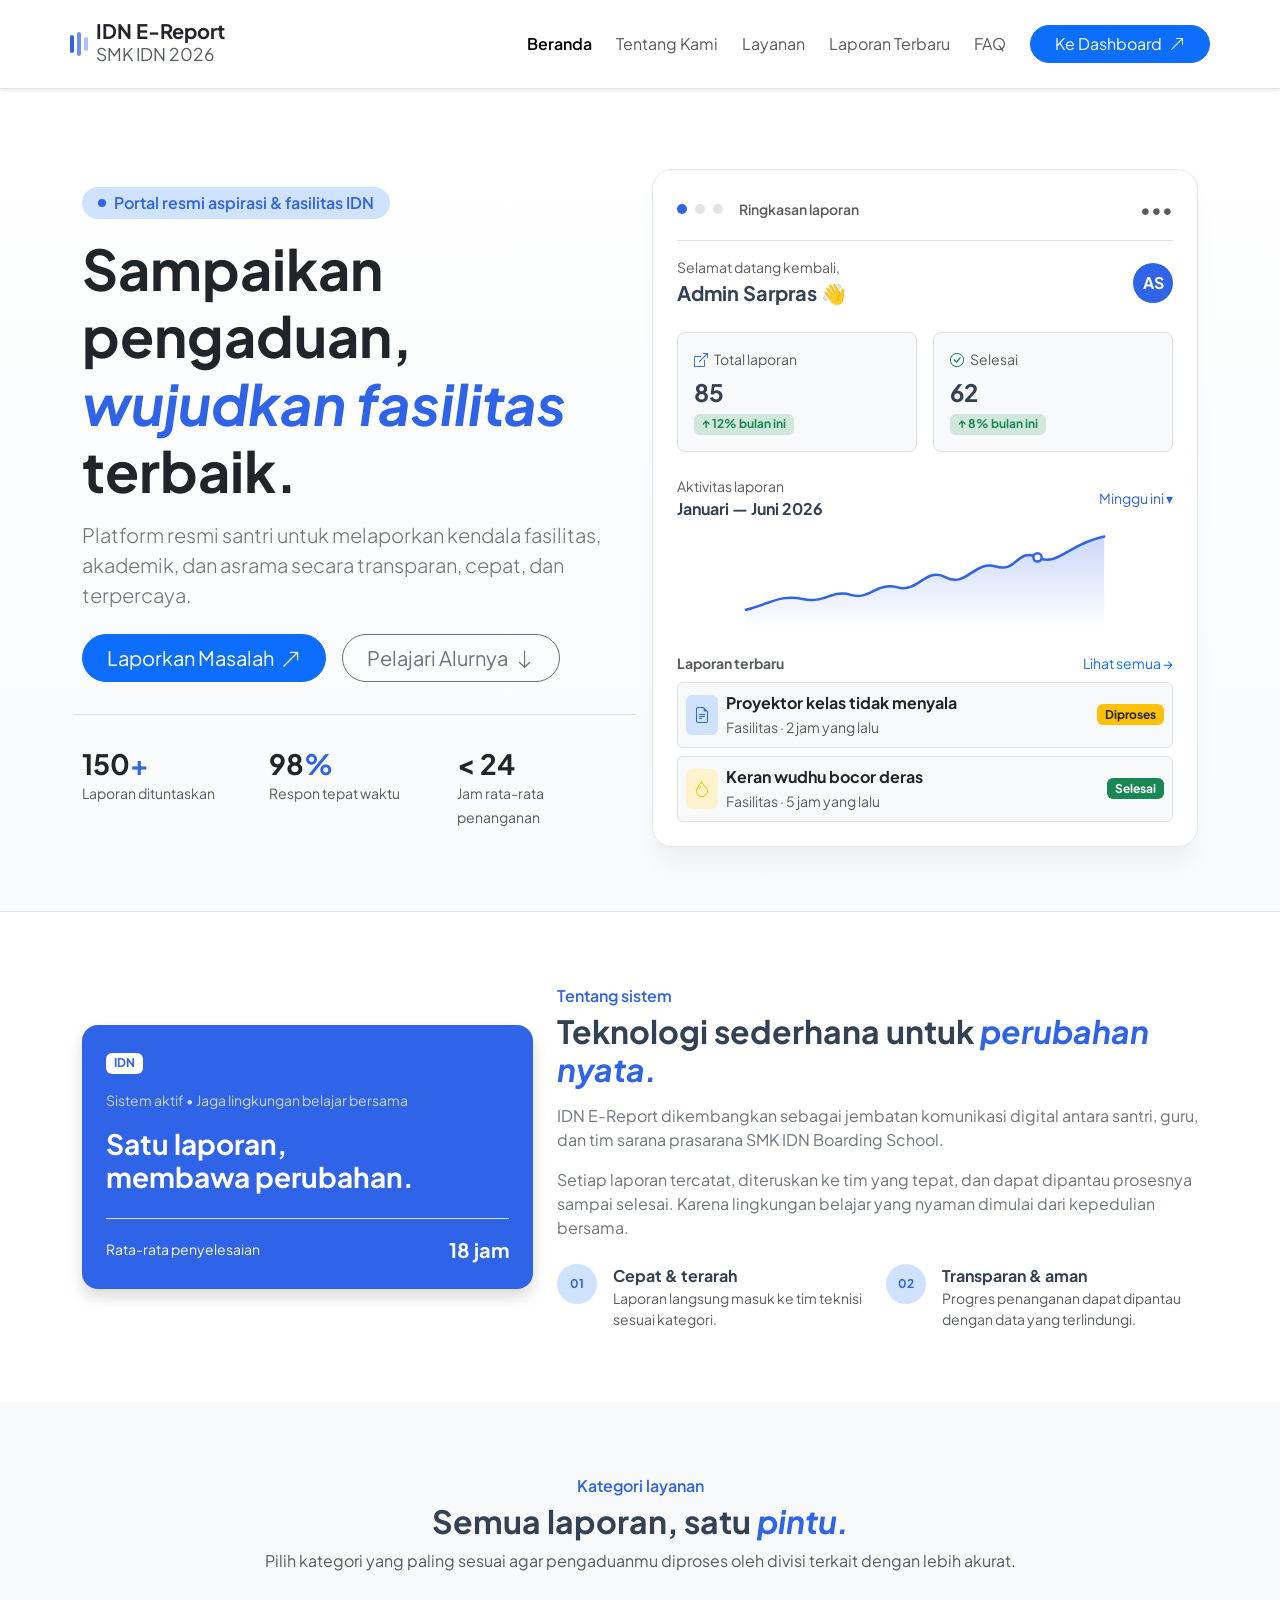
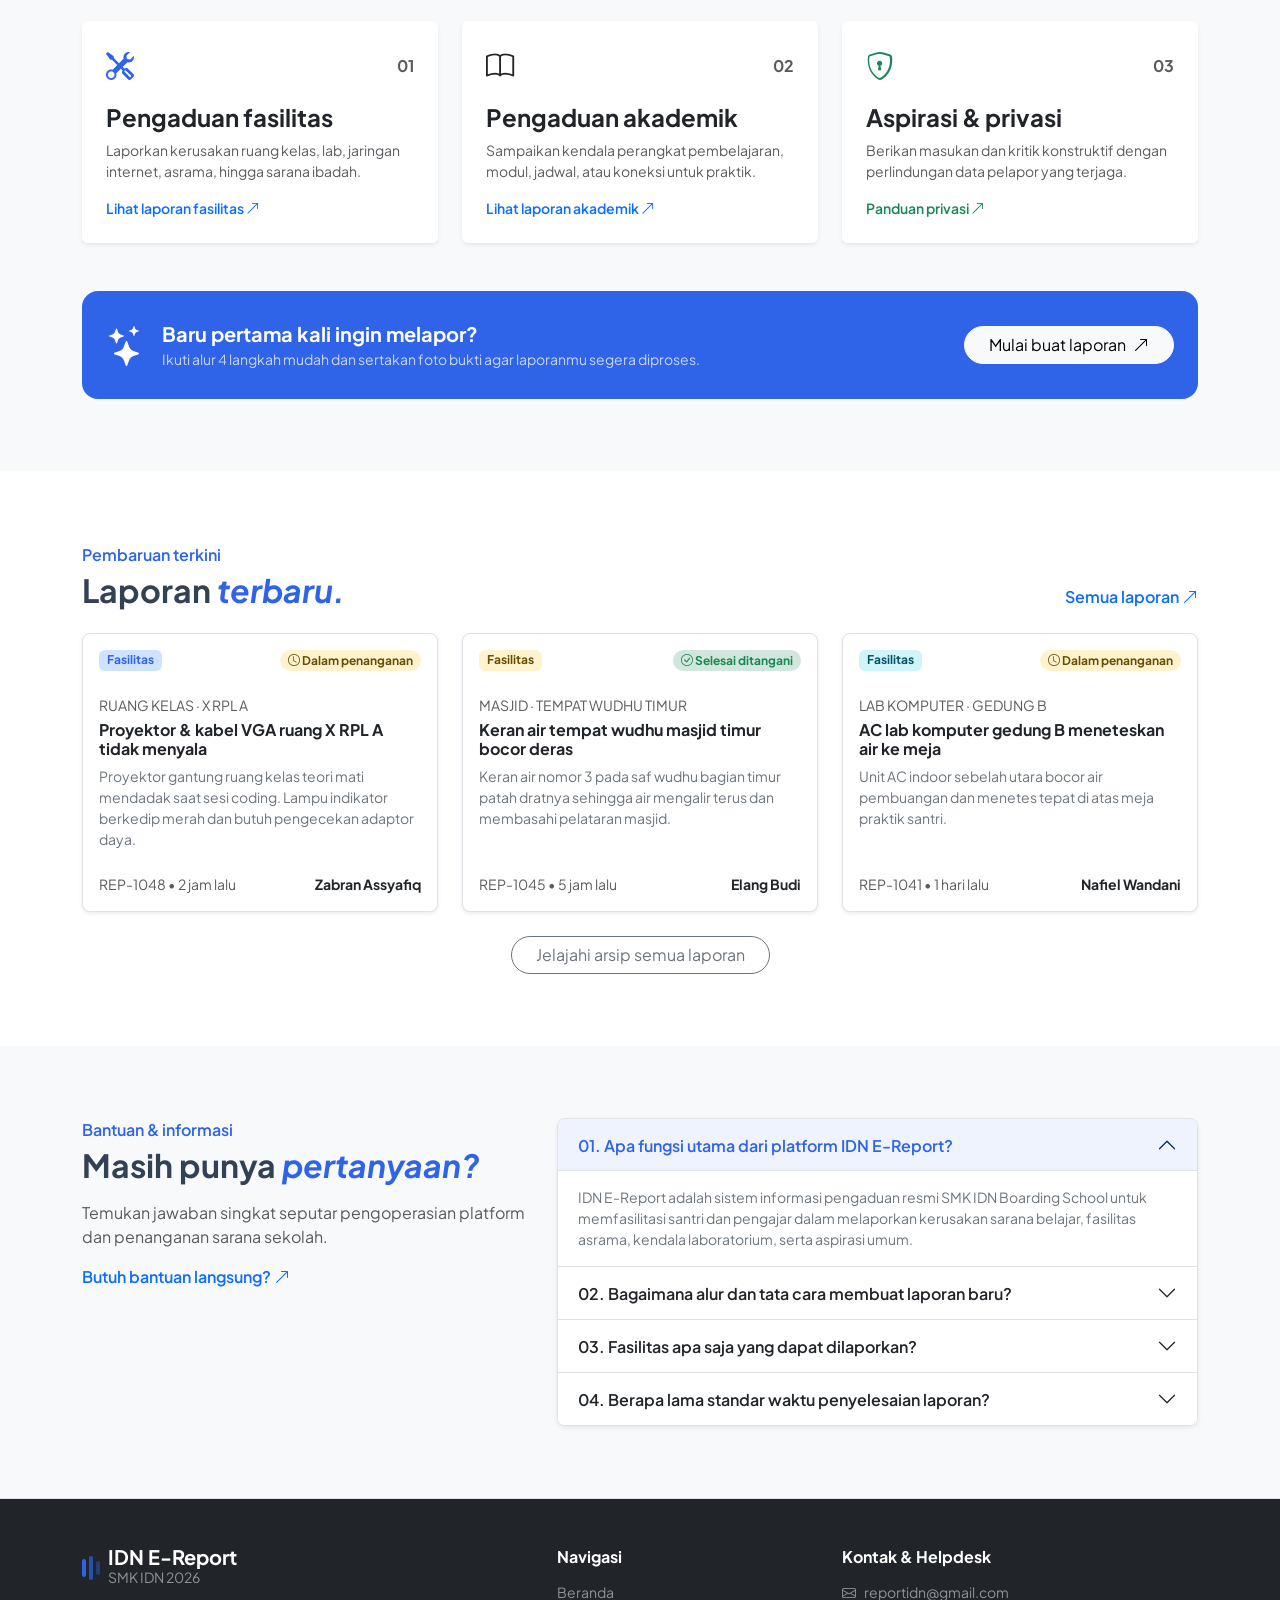
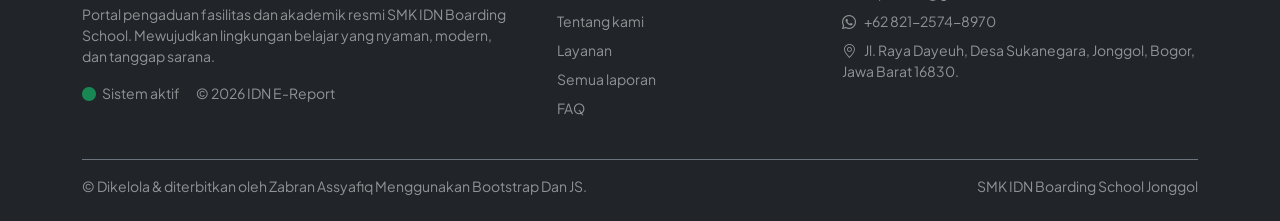
<file: index.html>
<!DOCTYPE html>
<html lang="id">
<head>
    <meta charset="UTF-8">
    <meta name="viewport" content="width=device-width, initial-scale=1.0">
    <meta name="description" content="IDN E-Report adalah portal pengaduan fasilitas, akademik, dan aspirasi santri SMK IDN Boarding School.">
    <title>IDN E-Report 2026 | Portal Pengaduan & Fasilitas Siswa</title>
    <link rel="preconnect" href="https://fonts.googleapis.com">
    <link rel="preconnect" href="https://fonts.gstatic.com" crossorigin>
    <link href="https://fonts.googleapis.com/css2?family=Plus+Jakarta+Sans:wght@400;500;600;700;800&display=swap" rel="stylesheet">
    <link href="https://cdn.jsdelivr.net/npm/bootstrap@5.3.3/dist/css/bootstrap.min.css" rel="stylesheet">
    <link rel="stylesheet" href="https://cdn.jsdelivr.net/npm/bootstrap-icons@1.11.3/font/bootstrap-icons.min.css">
    <link rel="stylesheet" href="css/style.css">
</head>
<body class="landing-page">

    <!-- Header Navigation -->
    <header class="sticky-top bg-white border-bottom shadow-sm">
        <nav class="navbar navbar-expand-lg navbar-light container py-3" aria-label="Navigasi utama">
            <a class="navbar-brand d-flex align-items-center gap-2" href="index.html" aria-label="IDN E-Report beranda">
                <span class="brand-mark" aria-hidden="true"><span></span><span></span><span></span></span>
                <span class="d-flex flex-column leading-tight">
                    <strong class="lh-1 fs-5 text-dark">IDN E-Report</strong>
                    <small class="text-muted fs-7">SMK IDN 2026</small>
                </span>
            </a>
            
            <button class="navbar-toggler border-0" type="button" data-bs-toggle="collapse" data-bs-target="#navLinks" aria-controls="navLinks" aria-expanded="false" aria-label="Buka navigasi">
                <span class="navbar-toggler-icon"></span>
            </button>

            <div class="collapse navbar-collapse" id="navLinks">
                <ul class="navbar-nav ms-auto align-items-lg-center gap-2 mt-3 mt-lg-0">
                    <li class="nav-item"><a class="nav-link active fw-semibold" href="#home">Beranda</a></li>
                    <li class="nav-item"><a class="nav-link" href="#about">Tentang Kami</a></li>
                    <li class="nav-item"><a class="nav-link" href="#services">Layanan</a></li>
                    <li class="nav-item"><a class="nav-link" href="#recent">Laporan Terbaru</a></li>
                    <li class="nav-item"><a class="nav-link" href="#faq">FAQ</a></li>
                    <li class="nav-item ms-lg-2">
                        <a class="btn btn-primary rounded-pill px-4" href="pages/DashboardPage/dashboard.html">Ke Dashboard <i class="bi bi-arrow-up-right ms-1"></i></a>
                    </li>
                </ul>
            </div>
        </nav>
    </header>

    <main>
        <!-- Hero Section -->
        <section class="hero-section" id="home">
            <div class="container">
                <div class="row align-items-center gy-5">
                    <div class="col-lg-6">
                        <div class="d-inline-flex align-items-center gap-2 bg-primary-subtle text-primary fw-semibold px-3 py-1 rounded-pill mb-3">
                            <span class="bg-primary rounded-circle" style="width: 8px; height: 8px;"></span>
                            Portal resmi aspirasi & fasilitas IDN
                        </div>
                        <h1 class="display-4 fw-bold text-dark mb-3">
                            Sampaikan pengaduan,<br><em class="text-primary fs-inherit font-style-normal">wujudkan fasilitas</em><br>terbaik.
                        </h1>
                        <p class="lead text-secondary mb-4">Platform resmi santri untuk melaporkan kendala fasilitas, akademik, dan asrama secara transparan, cepat, dan terpercaya.</p>
                        
                        <div class="d-flex flex-wrap gap-3 mb-5">
                            <a class="btn btn-primary btn-lg rounded-pill px-4" href="pages/DashboardPage/dashboard.html#new-report">Laporkan Masalah <i class="bi bi-arrow-up-right ms-1"></i></a>
                            <a class="btn btn-outline-secondary btn-lg rounded-pill px-4" href="#about">Pelajari Alurnya <i class="bi bi-arrow-down ms-1"></i></a>
                        </div>

                        <div class="row pt-3 border-top g-3 text-center text-sm-start">
                            <div class="col-4">
                                <h3 class="fw-bold mb-0 text-dark">150<span class="text-primary">+</span></h3>
                                <small class="text-muted">Laporan dituntaskan</small>
                            </div>
                            <div class="col-4">
                                <h3 class="fw-bold mb-0 text-dark">98<span class="text-primary">%</span></h3>
                                <small class="text-muted">Respon tepat waktu</small>
                            </div>
                            <div class="col-4">
                                <h3 class="fw-bold mb-0 text-dark">&lt; 24</h3>
                                <small class="text-muted">Jam rata-rata penanganan</small>
                            </div>
                        </div>
                    </div>

                    <!-- Visual / Dashboard Preview Card -->
                    <div class="col-lg-6">
                        <div class="dashboard-preview p-4 position-relative">
                            <div class="d-flex justify-content-between align-items-center pb-3 mb-3 border-bottom">
                                <div class="d-flex align-items-center gap-2">
                                    <span class="bg-primary rounded-circle" style="width: 10px; height: 10px;"></span>
                                    <span class="bg-secondary-subtle rounded-circle" style="width: 10px; height: 10px;"></span>
                                    <span class="bg-secondary-subtle rounded-circle" style="width: 10px; height: 10px;"></span>
                                    <small class="fw-semibold text-muted ms-2">Ringkasan laporan</small>
                                </div>
                                <span class="text-muted fs-5">•••</span>
                            </div>

                            <div class="d-flex justify-content-between align-items-center mb-4">
                                <div>
                                    <small class="text-muted d-block">Selamat datang kembali,</small>
                                    <strong class="fs-5">Admin Sarpras 👋</strong>
                                </div>
                                <span class="avatar bg-primary text-white rounded-circle d-flex align-items-center justify-content-center fw-bold" style="width: 40px; height: 40px;">AS</span>
                            </div>

                            <div class="row g-3 mb-4">
                                <div class="col-6">
                                    <div class="p-3 bg-light rounded-3 border">
                                        <small class="text-muted d-block mb-1"><i class="bi bi-box-arrow-up-right text-primary me-1"></i> Total laporan</small>
                                        <div class="fs-4 fw-bold">85</div>
                                        <span class="badge bg-success-subtle text-success mt-1">↑ 12% bulan ini</span>
                                    </div>
                                </div>
                                <div class="col-6">
                                    <div class="p-3 bg-light rounded-3 border">
                                        <small class="text-muted d-block mb-1"><i class="bi bi-check-circle text-success me-1"></i> Selesai</small>
                                        <div class="fs-4 fw-bold">62</div>
                                        <span class="badge bg-success-subtle text-success mt-1">↑ 8% bulan ini</span>
                                    </div>
                                </div>
                            </div>

                            <div class="mb-4">
                                <div class="d-flex justify-content-between align-items-center mb-2">
                                    <div><small class="text-muted d-block">Aktivitas laporan</small><strong>Januari — Juni 2026</strong></div>
                                    <small class="text-primary cursor-pointer">Minggu ini ▾</small>
                                </div>
                                <svg class="w-100" height="100" viewBox="0 0 430 120" role="img" aria-label="Grafik aktivitas laporan">
                                    <defs>
                                        <linearGradient id="areaFill" x1="0" x2="0" y1="0" y2="1">
                                            <stop offset="0" stop-color="#2f63e8" stop-opacity=".25"/>
                                            <stop offset="1" stop-color="#2f63e8" stop-opacity="0"/>
                                        </linearGradient>
                                    </defs>
                                    <path d="M0 97 C28 90, 42 78, 68 84 S104 72, 126 79 S157 63, 182 70 S216 45, 240 58 S275 37, 300 45 S326 22, 350 34 S386 18, 430 9 L430 120 L0 120Z" fill="url(#areaFill)"/>
                                    <path d="M0 97 C28 90, 42 78, 68 84 S104 72, 126 79 S157 63, 182 70 S216 45, 240 58 S275 37, 300 45 S326 22, 350 34 S386 18, 430 9" fill="none" stroke="#2f63e8" stroke-width="3" stroke-linecap="round"/>
                                    <circle cx="350" cy="34" r="5" fill="#fff" stroke="#2f63e8" stroke-width="3"/>
                                </svg>
                            </div>

                            <div class="d-flex justify-content-between align-items-center mb-2">
                                <small class="text-muted fw-bold">Laporan terbaru</small>
                                <a href="#recent" class="text-decoration-none small">Lihat semua →</a>
                            </div>

                            <div class="list-group list-group-flush gap-2">
                                <div class="list-group-item bg-light border rounded p-2 d-flex justify-content-between align-items-center">
                                    <div class="d-flex align-items-center gap-2">
                                        <span class="bg-primary-subtle text-primary p-2 rounded"><i class="bi bi-file-earmark-text"></i></span>
                                        <div>
                                            <strong class="d-block fs-6">Proyektor kelas tidak menyala</strong>
                                            <small class="text-muted">Fasilitas · 2 jam yang lalu</small>
                                        </div>
                                    </div>
                                    <span class="badge bg-warning text-dark">Diproses</span>
                                </div>
                                <div class="list-group-item bg-light border rounded p-2 d-flex justify-content-between align-items-center">
                                    <div class="d-flex align-items-center gap-2">
                                        <span class="bg-warning-subtle text-warning p-2 rounded"><i class="bi bi-droplet"></i></span>
                                        <div>
                                            <strong class="d-block fs-6">Keran wudhu bocor deras</strong>
                                            <small class="text-muted">Fasilitas · 5 jam yang lalu</small>
                                        </div>
                                    </div>
                                    <span class="badge bg-success">Selesai</span>
                                </div>
                            </div>
                        </div>
                    </div>
                </div>
            </div>
        </section>

        <!-- About Section -->
        <section class="py-5 bg-white border-top" id="about">
            <div class="container my-4">
                <div class="row align-items-center gy-5">
                    <div class="col-lg-5">
                        <div class="p-4 bg-primary text-white rounded-4 shadow position-relative">
                            <span class="badge bg-white text-primary mb-3">IDN</span>
                            <small class="d-block opacity-75">Sistem aktif • Jaga lingkungan belajar bersama</small>
                            <h3 class="fw-bold my-3">Satu laporan,<br>membawa perubahan.</h3>
                            <div class="mt-4 pt-3 border-top border-white-50 d-flex justify-content-between align-items-center">
                                <small>Rata-rata penyelesaian</small>
                                <strong class="fs-5">18 jam</strong>
                            </div>
                        </div>
                    </div>
                    <div class="col-lg-7">
                        <span class="text-primary fw-semibold d-block mb-1">Tentang sistem</span>
                        <h2 class="fw-bold mb-3">Teknologi sederhana untuk <em class="text-primary font-style-normal">perubahan nyata.</em></h2>
                        <p class="text-secondary">IDN E-Report dikembangkan sebagai jembatan komunikasi digital antara santri, guru, dan tim sarana prasarana SMK IDN Boarding School.</p>
                        <p class="text-secondary mb-4">Setiap laporan tercatat, diteruskan ke tim yang tepat, dan dapat dipantau prosesnya sampai selesai. Karena lingkungan belajar yang nyaman dimulai dari kepedulian bersama.</p>
                        
                        <div class="row g-3">
                            <div class="col-md-6">
                                <div class="d-flex gap-3">
                                    <span class="badge bg-primary-subtle text-primary rounded-circle p-3 d-flex align-items-center justify-content-center fw-bold" style="width: 40px; height: 40px;">01</span>
                                    <div>
                                        <strong>Cepat & terarah</strong>
                                        <p class="small text-muted mb-0">Laporan langsung masuk ke tim teknisi sesuai kategori.</p>
                                    </div>
                                </div>
                            </div>
                            <div class="col-md-6">
                                <div class="d-flex gap-3">
                                    <span class="badge bg-primary-subtle text-primary rounded-circle p-3 d-flex align-items-center justify-content-center fw-bold" style="width: 40px; height: 40px;">02</span>
                                    <div>
                                        <strong>Transparan & aman</strong>
                                        <p class="small text-muted mb-0">Progres penanganan dapat dipantau dengan data yang terlindungi.</p>
                                    </div>
                                </div>
                            </div>
                        </div>
                    </div>
                </div>
            </div>
        </section>

        <!-- Services Section -->
        <section class="py-5 bg-light" id="services">
            <div class="container my-4">
                <div class="text-center max-w-2xl mx-auto mb-5">
                    <span class="text-primary fw-semibold d-block mb-1">Kategori layanan</span>
                    <h2 class="fw-bold">Semua laporan, satu <em class="text-primary font-style-normal">pintu.</em></h2>
                    <p class="text-muted">Pilih kategori yang paling sesuai agar pengaduanmu diproses oleh divisi terkait dengan lebih akurat.</p>
                </div>

                <div class="row g-4 mb-5">
                    <div class="col-md-4">
                        <div class="card h-100 border-0 shadow-sm p-4 service-card">
                            <div class="d-flex justify-content-between align-items-center mb-3">
                                <span class="fs-3 text-primary"><i class="bi bi-tools"></i></span>
                                <span class="text-muted fw-bold">01</span>
                            </div>
                            <h4 class="fw-bold">Pengaduan fasilitas</h4>
                            <p class="text-muted small">Laporkan kerusakan ruang kelas, lab, jaringan internet, asrama, hingga sarana ibadah.</p>
                            <a class="mt-auto text-decoration-none fw-semibold small" href="pages/ReportsPage/reports.html?category=fasilitas">Lihat laporan fasilitas <i class="bi bi-arrow-up-right"></i></a>
                        </div>
                    </div>
                    <div class="col-md-4">
                        <div class="card h-100 border-0 shadow-sm p-4 service-card">
                            <div class="d-flex justify-content-between align-items-center mb-3">
                                <span class="fs-3 text-purple"><i class="bi bi-book"></i></span>
                                <span class="text-muted fw-bold">02</span>
                            </div>
                            <h4 class="fw-bold">Pengaduan akademik</h4>
                            <p class="text-muted small">Sampaikan kendala perangkat pembelajaran, modul, jadwal, atau koneksi untuk praktik.</p>
                            <a class="mt-auto text-decoration-none fw-semibold small" href="pages/ReportsPage/reports.html?category=akademik">Lihat laporan akademik <i class="bi bi-arrow-up-right"></i></a>
                        </div>
                    </div>
                    <div class="col-md-4">
                        <div class="card h-100 border-0 shadow-sm p-4 service-card">
                            <div class="d-flex justify-content-between align-items-center mb-3">
                                <span class="fs-3 text-success"><i class="bi bi-shield-lock"></i></span>
                                <span class="text-muted fw-bold">03</span>
                            </div>
                            <h4 class="fw-bold">Aspirasi & privasi</h4>
                            <p class="text-muted small">Berikan masukan dan kritik konstruktif dengan perlindungan data pelapor yang terjaga.</p>
                            <a class="mt-auto text-decoration-none fw-semibold small text-success" href="pages/ReportsPage/reports.html?category=aspirasi">Panduan privasi <i class="bi bi-arrow-up-right"></i></a>
                        </div>
                    </div>
                </div>

                <div class="p-4 bg-primary text-white rounded-4 d-flex flex-column flex-md-row justify-content-between align-items-md-center gap-3">
                    <div class="d-flex align-items-center gap-3">
                        <i class="bi bi-stars fs-1"></i>
                        <div>
                            <strong class="d-block fs-5">Baru pertama kali ingin melapor?</strong>
                            <p class="mb-0 small opacity-75">Ikuti alur 4 langkah mudah dan sertakan foto bukti agar laporanmu segera diproses.</p>
                        </div>
                    </div>
                    <a class="btn btn-light rounded-pill px-4 text-nowrap" href="pages/DashboardPage/dashboard.html#new-report">Mulai buat laporan <i class="bi bi-arrow-up-right ms-1"></i></a>
                </div>
            </div>
        </section>

        <!-- Recent Reports Section -->
        <section class="py-5 bg-white" id="recent">
            <div class="container my-4">
                <div class="d-flex justify-content-between align-items-end mb-4">
                    <div>
                        <span class="text-primary fw-semibold d-block mb-1">Pembaruan terkini</span>
                        <h2 class="fw-bold mb-0">Laporan <em class="text-primary font-style-normal">terbaru.</em></h2>
                    </div>
                    <a class="text-decoration-none fw-semibold" href="pages/ReportsPage/reports.html">Semua laporan <i class="bi bi-arrow-up-right"></i></a>
                </div>

                <div class="row g-4 mb-4">
                    <!-- Report Item 1 -->
                    <div class="col-md-4">
                        <div class="card h-100 border rounded-3 shadow-sm report-card overflow-hidden">
                            <div class="card-header bg-transparent border-0 d-flex justify-content-between align-items-center pt-3 px-3">
                                <span class="badge bg-primary-subtle text-primary">Fasilitas</span>
                                <span class="badge bg-warning-subtle text-warning-emphasis rounded-pill"><i class="bi bi-clock"></i> Dalam penanganan</span>
                            </div>
                            <div class="card-body px-3">
                                <small class="text-muted d-block mb-1">RUANG KELAS · X RPL A</small>
                                <h5 class="card-title fw-bold fs-6">Proyektor & kabel VGA ruang X RPL A tidak menyala</h5>
                                <p class="card-text text-secondary small">Proyektor gantung ruang kelas teori mati mendadak saat sesi coding. Lampu indikator berkedip merah dan butuh pengecekan adaptor daya.</p>
                            </div>
                            <div class="card-footer bg-transparent border-top-0 d-flex justify-content-between align-items-center pb-3 px-3">
                                <small class="text-muted">REP-1048 • 2 jam lalu</small>
                                <small class="fw-bold">Zabran Assyafiq</small>
                            </div>
                        </div>
                    </div>

                    <!-- Report Item 2 -->
                    <div class="col-md-4">
                        <div class="card h-100 border rounded-3 shadow-sm report-card overflow-hidden">
                            <div class="card-header bg-transparent border-0 d-flex justify-content-between align-items-center pt-3 px-3">
                                <span class="badge bg-warning-subtle text-warning-emphasis">Fasilitas</span>
                                <span class="badge bg-success-subtle text-success rounded-pill"><i class="bi bi-check-circle"></i> Selesai ditangani</span>
                            </div>
                            <div class="card-body px-3">
                                <small class="text-muted d-block mb-1">MASJID · TEMPAT WUDHU TIMUR</small>
                                <h5 class="card-title fw-bold fs-6">Keran air tempat wudhu masjid timur bocor deras</h5>
                                <p class="card-text text-secondary small">Keran air nomor 3 pada saf wudhu bagian timur patah dratnya sehingga air mengalir terus dan membasahi pelataran masjid.</p>
                            </div>
                            <div class="card-footer bg-transparent border-top-0 d-flex justify-content-between align-items-center pb-3 px-3">
                                <small class="text-muted">REP-1045 • 5 jam lalu</small>
                                <small class="fw-bold">Elang Budi</small>
                            </div>
                        </div>
                    </div>

                    <!-- Report Item 3 -->
                    <div class="col-md-4">
                        <div class="card h-100 border rounded-3 shadow-sm report-card overflow-hidden">
                            <div class="card-header bg-transparent border-0 d-flex justify-content-between align-items-center pt-3 px-3">
                                <span class="badge bg-info-subtle text-info-emphasis">Fasilitas</span>
                                <span class="badge bg-warning-subtle text-warning-emphasis rounded-pill"><i class="bi bi-clock"></i> Dalam penanganan</span>
                            </div>
                            <div class="card-body px-3">
                                <small class="text-muted d-block mb-1">LAB KOMPUTER · GEDUNG B</small>
                                <h5 class="card-title fw-bold fs-6">AC lab komputer gedung B meneteskan air ke meja</h5>
                                <p class="card-text text-secondary small">Unit AC indoor sebelah utara bocor air pembuangan dan menetes tepat di atas meja praktik santri.</p>
                            </div>
                            <div class="card-footer bg-transparent border-top-0 d-flex justify-content-between align-items-center pb-3 px-3">
                                <small class="text-muted">REP-1041 • 1 hari lalu</small>
                                <small class="fw-bold">Nafiel Wandani</small>
                            </div>
                        </div>
                    </div>
                </div>

                <div class="text-center">
                    <a class="btn btn-outline-secondary rounded-pill px-4" href="pages/ReportsPage/reports.html">Jelajahi arsip semua laporan</a>
                </div>
            </div>
        </section>

        <!-- FAQ Section -->
        <section class="py-5 bg-light" id="faq">
            <div class="container my-4">
                <div class="row gy-4">
                    <div class="col-lg-5">
                        <span class="text-primary fw-semibold d-block mb-1">Bantuan & informasi</span>
                        <h2 class="fw-bold mb-3">Masih punya <em class="text-primary font-style-normal">pertanyaan?</em></h2>
                        <p class="text-muted">Temukan jawaban singkat seputar pengoperasian platform dan penanganan sarana sekolah.</p>
                        <a class="text-decoration-none fw-semibold" href="pages/DashboardPage/dashboard.html#new-report">Butuh bantuan langsung? <i class="bi bi-arrow-up-right"></i></a>
                    </div>
                    <div class="col-lg-7">
                        <div class="accordion accordion-flush rounded-3 overflow-hidden border shadow-sm" id="faqAccordion">
                            <div class="accordion-item">
                                <h2 class="accordion-header">
                                    <button class="accordion-button fw-semibold" type="button" data-bs-toggle="collapse" data-bs-target="#faq1">
                                        01. Apa fungsi utama dari platform IDN E-Report?
                                    </button>
                                </h2>
                                <div id="faq1" class="accordion-collapse collapse show" data-bs-parent="#faqAccordion">
                                    <div class="accordion-body text-secondary small">
                                        IDN E-Report adalah sistem informasi pengaduan resmi SMK IDN Boarding School untuk memfasilitasi santri dan pengajar dalam melaporkan kerusakan sarana belajar, fasilitas asrama, kendala laboratorium, serta aspirasi umum.
                                    </div>
                                </div>
                            </div>
                            <div class="accordion-item">
                                <h2 class="accordion-header">
                                    <button class="accordion-button collapsed fw-semibold" type="button" data-bs-toggle="collapse" data-bs-target="#faq2">
                                        02. Bagaimana alur dan tata cara membuat laporan baru?
                                    </button>
                                </h2>
                                <div id="faq2" class="accordion-collapse collapse" data-bs-parent="#faqAccordion">
                                    <div class="accordion-body text-secondary small">
                                        Pilih kategori laporan, tuliskan lokasi dan detail kendala, lampirkan foto bila ada, lalu kirim. Tim terkait akan memperbarui status laporan sampai selesai.
                                    </div>
                                </div>
                            </div>
                            <div class="accordion-item">
                                <h2 class="accordion-header">
                                    <button class="accordion-button collapsed fw-semibold" type="button" data-bs-toggle="collapse" data-bs-target="#faq3">
                                        03. Fasilitas apa saja yang dapat dilaporkan?
                                    </button>
                                </h2>
                                <div id="faq3" class="accordion-collapse collapse" data-bs-parent="#faqAccordion">
                                    <div class="accordion-body text-secondary small">
                                        Semua fasilitas pembelajaran dan lingkungan sekolah dapat dilaporkan, termasuk ruang kelas, laboratorium, internet, asrama, sarana ibadah, dan area umum.
                                    </div>
                                </div>
                            </div>
                            <div class="accordion-item">
                                <h2 class="accordion-header">
                                    <button class="accordion-button collapsed fw-semibold" type="button" data-bs-toggle="collapse" data-bs-target="#faq4">
                                        04. Berapa lama standar waktu penyelesaian laporan?
                                    </button>
                                </h2>
                                <div id="faq4" class="accordion-collapse collapse" data-bs-parent="#faqAccordion">
                                    <div class="accordion-body text-secondary small">
                                        Target respon awal adalah kurang dari 24 jam. Durasi penyelesaian menyesuaikan tingkat urgensi dan kebutuhan perbaikan di lapangan.
                                    </div>
                                </div>
                            </div>
                        </div>
                    </div>
                </div>
            </div>
        </section>
    </main>

    <!-- Footer -->
    <footer class="bg-dark text-white pt-5 pb-4 border-top">
        <div class="container">
            <div class="row gy-4 mb-4">
                <div class="col-lg-5">
                    <a class="navbar-brand d-flex align-items-center gap-2 mb-3" href="index.html">
                        <span class="brand-mark" aria-hidden="true"><span></span><span></span><span></span></span>
                        <span class="d-flex flex-column leading-tight">
                            <strong class="lh-1 fs-5 text-white">IDN E-Report</strong>
                            <small class="text-white-50 fs-7">SMK IDN 2026</small>
                        </span>
                    </a>
                    <p class="text-white-50 small pe-lg-4">Portal pengaduan fasilitas dan akademik resmi SMK IDN Boarding School. Mewujudkan lingkungan belajar yang nyaman, modern, dan tanggap sarana.</p>
                    <div class="d-flex gap-3 small text-white-50">
                        <span><i class="bi bi-circle-fill text-success fs-8 me-1"></i> Sistem aktif</span>
                        <span>© 2026 IDN E-Report</span>
                    </div>
                </div>
                <div class="col-6 col-lg-3">
                    <h6 class="fw-bold mb-3">Navigasi</h6>
                    <ul class="list-unstyled d-flex flex-column gap-2 small">
                        <li><a href="#home" class="text-white-50 text-decoration-none">Beranda</a></li>
                        <li><a href="#about" class="text-white-50 text-decoration-none">Tentang kami</a></li>
                        <li><a href="#services" class="text-white-50 text-decoration-none">Layanan</a></li>
                        <li><a href="pages/ReportsPage/reports.html" class="text-white-50 text-decoration-none">Semua laporan</a></li>
                        <li><a href="#faq" class="text-white-50 text-decoration-none">FAQ</a></li>
                    </ul>
                </div>
                <div class="col-6 col-lg-4">
                    <h6 class="fw-bold mb-3">Kontak & Helpdesk</h6>
                    <ul class="list-unstyled d-flex flex-column gap-2 small text-white-50">
                        <li><i class="bi bi-envelope me-2"></i><a href="mailto:reportidn@gmail.com" class="text-white-50 text-decoration-none">reportidn@gmail.com</a></li>
                        <li><i class="bi bi-whatsapp me-2"></i><a href="https://wa.me/6282125748970" class="text-white-50 text-decoration-none">+62 821-2574-8970</a></li>
                        <li><i class="bi bi-geo-alt me-2"></i>Jl. Raya Dayeuh, Desa Sukanegara, Jonggol, Bogor, Jawa Barat 16830.</li>
                    </ul>
                </div>
            </div>
            
            <div class="border-top border-secondary pt-3 d-flex flex-column flex-md-row justify-content-between align-items-center small text-white-50 gap-2">
                <span>© Dikelola & diterbitkan oleh Zabran Assyafiq Menggunakan Bootstrap Dan JS.</span>
                <span>SMK IDN Boarding School Jonggol</span>
            </div>
        </div>
    </footer>

    <!-- Bootstrap 5.3 JavaScript Bundle -->
    <script src="https://cdn.jsdelivr.net/npm/bootstrap@5.3.3/dist/js/bootstrap.bundle.min.js"></script>
        <script src="js/app.js"></script>
</body>
</html>
</file>
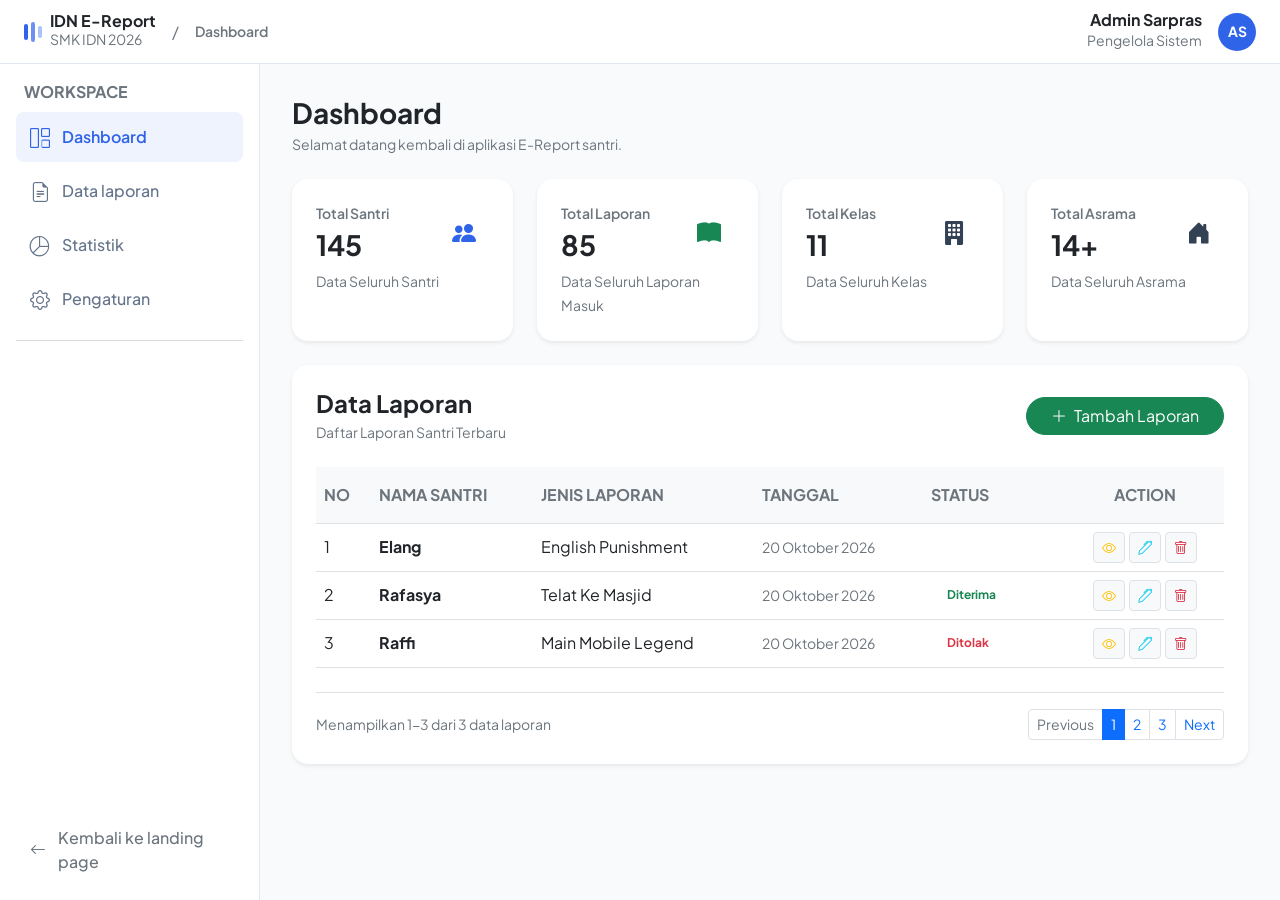
<file: pages/DashboardPage/dashboard.html>
<!DOCTYPE html>
<html lang="id">
<head>
    <meta charset="UTF-8">
    <meta name="viewport" content="width=device-width, initial-scale=1.0">
    <title>Dashboard | IDN E-Report</title>
    
    <!-- Google Fonts -->
    <link rel="preconnect" href="https://fonts.googleapis.com">
    <link rel="preconnect" href="https://fonts.gstatic.com" crossorigin>
    <link href="https://fonts.googleapis.com/css2?family=Plus+Jakarta+Sans:wght@400;500;600;700;800&display=swap" rel="stylesheet">
    
    <!-- Bootstrap 5.3 CSS & Icons -->
    <link href="../../assets/bootstrap/css/bootstrap.min.css" rel="stylesheet">
    <link rel="stylesheet" href="https://cdn.jsdelivr.net/npm/bootstrap-icons@1.11.3/font/bootstrap-icons.min.css">
    <link rel="stylesheet" href="dashboard.css">
</head>
<body class="app-body">

    <!-- Topbar -->
    <header class="app-topbar sticky-top d-flex align-items-center justify-content-between px-3 px-md-4">
        <div class="d-flex align-items-center gap-3">
            <a class="text-decoration-none d-flex align-items-center gap-2" href="../../index.html">
                <span class="brand-mark" aria-hidden="true"><span></span><span></span><span></span></span>
                <span class="d-flex flex-column leading-tight">
                    <strong class="lh-1 fs-6 text-dark">IDN E-Report</strong>
                    <small class="text-muted fs-8">SMK IDN 2026</small>
                </span>
            </a>
            <span class="text-muted d-none d-sm-inline">/</span>
            <span class="text-secondary fw-semibold small d-none d-sm-inline">Dashboard</span>
        </div>

        <div class="d-flex align-items-center gap-3">
            <div class="text-end d-none d-sm-block">
                <strong class="d-block fs-7 lh-1 text-dark">Admin Sarpras</strong>
                <small class="text-muted fs-8">Pengelola Sistem</small>
            </div>
            <span class="avatar-circle">AS</span>
        </div>
    </header>

    <div class="d-flex">
        <!-- Sidebar Navigation -->
        <aside class="sidebar d-none d-lg-flex flex-column p-3">
            <p class="text-uppercase text-muted fw-bold fs-8 mb-2 px-2">Workspace</p>
            <nav class="nav flex-column gap-1" aria-label="Menu dashboard">
                <a class="nav-link active" href="../DashboardPage/dashboard.html">
                    <i class="bi bi-grid-1x2 fs-5"></i>
                    <span>Dashboard</span>
                </a>
                <a class="nav-link" href="../ReportsPage/reports.html">
                    <i class="bi bi-file-earmark-text fs-5"></i>
                    <span>Data laporan</span>
                </a>
                <a class="nav-link" href="../StatisticPage/statistic.html">
                    <i class="bi bi-pie-chart fs-5"></i>
                    <span>Statistik</span>
                </a>
                <a class="nav-link" href="../SettingsPage/settings.html">
                    <i class="bi bi-gear fs-5"></i>
                    <span>Pengaturan</span>
                </a>
            </nav>

            <hr class="my-3 text-muted">

            <a class="nav-link text-secondary mt-auto" href="../../index.html">
                <i class="bi bi-arrow-left"></i>
                <span>Kembali ke landing page</span>
            </a>
        </aside>

        <!-- Main Content -->
        <main class="content-area">
            <!-- Mobile Offcanvas Sidebar Toggle -->
            <div class="d-lg-none mb-3">
                <button class="btn btn-outline-secondary btn-sm" type="button" data-bs-toggle="offcanvas" data-bs-target="#mobileSidebar">
                    <i class="bi bi-list me-1"></i> Menu Sidebar
                </button>
            </div>

            <!-- Page Title & Greeting -->
            <div class="mb-4">
                <h1 class="h3 fw-bold text-dark mb-1">Dashboard</h1>
                <p class="text-secondary small mb-0">Selamat datang kembali di aplikasi E-Report santri.</p>
            </div>

            <!-- Stat Cards Row 1 -->
            <div class="row g-4 mb-4">
                <!-- Card 1 -->
                <div class="col-sm-6 col-xl-3">
                    <div class="card stat-card h-100 border-0 shadow-sm rounded-4 p-3">
                        <div class="card-body p-2">
                            <div class="d-flex justify-content-between align-items-center mb-2">
                                <div>
                                    <p class="text-muted mb-1 small fw-semibold">Total Santri</p>
                                    <h3 class="fw-bold mb-0 text-dark">145</h3>
                                </div>
                                <div class="bg-primary-subtle text-primary p-3 rounded-4 fs-4 d-flex align-items-center justify-content-center" style="width: 50px; height: 50px;">
                                    <i class="bi bi-people-fill"></i>
                                </div>
                            </div>
                            <small class="text-muted fs-8">Data Seluruh Santri</small>
                        </div>
                    </div>
                </div>

                <!-- Card 2 -->
                <div class="col-sm-6 col-xl-3">
                    <div class="card stat-card h-100 border-0 shadow-sm rounded-4 p-3">
                        <div class="card-body p-2">
                            <div class="d-flex justify-content-between align-items-center mb-2">
                                <div>
                                    <p class="text-muted mb-1 small fw-semibold">Total Laporan</p>
                                    <h3 class="fw-bold mb-0 text-dark">85</h3>
                                </div>
                                <div class="bg-success-subtle text-success p-3 rounded-4 fs-4 d-flex align-items-center justify-content-center" style="width: 50px; height: 50px;">
                                    <i class="bi bi-book-fill"></i>
                                </div>
                            </div>
                            <small class="text-muted fs-8">Data Seluruh Laporan Masuk</small>
                        </div>
                    </div>
                </div>

                <!-- Card 3 -->
                <div class="col-sm-6 col-xl-3">
                    <div class="card stat-card h-100 border-0 shadow-sm rounded-4 p-3">
                        <div class="card-body p-2">
                            <div class="d-flex justify-content-between align-items-center mb-2">
                                <div>
                                    <p class="text-muted mb-1 small fw-semibold">Total Kelas</p>
                                    <h3 class="fw-bold mb-0 text-dark">11</h3>
                                </div>
                                <div class="bg-warning-subtle text-warning-emphasis p-3 rounded-4 fs-4 d-flex align-items-center justify-content-center" style="width: 50px; height: 50px;">
                                    <i class="bi bi-building-fill"></i>
                                </div>
                            </div>
                            <small class="text-muted fs-8">Data Seluruh Kelas</small>
                        </div>
                    </div>
                </div>

                <!-- Card 4 -->
                <div class="col-sm-6 col-xl-3">
                    <div class="card stat-card h-100 border-0 shadow-sm rounded-4 p-3">
                        <div class="card-body p-2">
                            <div class="d-flex justify-content-between align-items-center mb-2">
                                <div>
                                    <p class="text-muted mb-1 small fw-semibold">Total Asrama</p>
                                    <h3 class="fw-bold mb-0 text-dark">14+</h3>
                                </div>
                                <div class="bg-info-subtle text-info-emphasis p-3 rounded-4 fs-4 d-flex align-items-center justify-content-center" style="width: 50px; height: 50px;">
                                    <i class="bi bi-house-door-fill"></i>
                                </div>
                            </div>
                            <small class="text-muted fs-8">Data Seluruh Asrama</small>
                        </div>
                    </div>
                </div>
            </div>

            <!-- Table Section: Data Laporan Terbaru -->
            <div class="card border-0 shadow-sm rounded-4">
                <div class="card-body p-4">
                    <div class="d-flex flex-column flex-md-row justify-content-between align-items-md-center gap-3 mb-4">
                        <div>
                            <h4 class="fw-bold text-dark mb-1">Data Laporan</h4>
                            <p class="text-secondary small mb-0">Daftar Laporan Santri Terbaru</p>
                        </div>
                        <button class="btn btn-success rounded-pill px-4 text-nowrap">
                            <i class="bi bi-plus-lg me-1"></i> Tambah Laporan
                        </button>
                    </div>

                    <div class="table-responsive">
                        <table class="table table-hover align-middle mb-0">
                            <thead class="table-light text-uppercase fs-8 text-secondary">
                                <tr>
                                    <th class="py-3">No</th>
                                    <th class="py-3">Nama Santri</th>
                                    <th class="py-3">Jenis Laporan</th>
                                    <th class="py-3">Tanggal</th>
                                    <th class="py-3">Status</th>
                                    <th class="py-3 text-center">Action</th>
                                </tr>
                            </thead>
                            <tbody>
                                <tr>
                                    <td>1</td>
                                    <td><strong class="text-dark">Elang</strong></td>
                                    <td>English Punishment</td>
                                    <td class="text-muted small">20 Oktober 2026</td>
                                    <td><span class="badge bg-warning-subtle text-warning-emphasis px-3 py-2 rounded-pill">Menunggu</span></td>
                                    <td class="text-center">
                                        <div class="d-flex justify-content-center gap-1">
                                            <button class="btn btn-sm btn-light border text-warning" title="Lihat"><i class="bi bi-eye"></i></button>
                                            <button class="btn btn-sm btn-light border text-info" title="Edit"><i class="bi bi-pen"></i></button>
                                            <button class="btn btn-sm btn-light border text-danger" title="Hapus"><i class="bi bi-trash"></i></button>
                                        </div>
                                    </td>
                                </tr>
                                <tr>
                                    <td>2</td>
                                    <td><strong class="text-dark">Rafasya</strong></td>
                                    <td>Telat Ke Masjid</td>
                                    <td class="text-muted small">20 Oktober 2026</td>
                                    <td><span class="badge bg-success-subtle text-success px-3 py-2 rounded-pill">Diterima</span></td>
                                    <td class="text-center">
                                        <div class="d-flex justify-content-center gap-1">
                                            <button class="btn btn-sm btn-light border text-warning" title="Lihat"><i class="bi bi-eye"></i></button>
                                            <button class="btn btn-sm btn-light border text-info" title="Edit"><i class="bi bi-pen"></i></button>
                                            <button class="btn btn-sm btn-light border text-danger" title="Hapus"><i class="bi bi-trash"></i></button>
                                        </div>
                                    </td>
                                </tr>
                                <tr>
                                    <td>3</td>
                                    <td><strong class="text-dark">Raffi</strong></td>
                                    <td>Main Mobile Legend</td>
                                    <td class="text-muted small">20 Oktober 2026</td>
                                    <td><span class="badge bg-danger-subtle text-danger px-3 py-2 rounded-pill">Ditolak</span></td>
                                    <td class="text-center">
                                        <div class="d-flex justify-content-center gap-1">
                                            <button class="btn btn-sm btn-light border text-warning" title="Lihat"><i class="bi bi-eye"></i></button>
                                            <button class="btn btn-sm btn-light border text-info" title="Edit"><i class="bi bi-pen"></i></button>
                                            <button class="btn btn-sm btn-light border text-danger" title="Hapus"><i class="bi bi-trash"></i></button>
                                        </div>
                                    </td>
                                </tr>
                            </tbody>
                        </table>
                    </div>

                    <!-- Pagination -->
                    <nav class="d-flex justify-content-between align-items-center mt-4 pt-3 border-top" aria-label="Navigasi halaman">
                        <small class="text-muted">Menampilkan 1-3 dari 3 data laporan</small>
                        <ul class="pagination pagination-sm mb-0">
                            <li class="page-item disabled"><a href="#" class="page-link">Previous</a></li>
                            <li class="page-item active"><a href="#" class="page-link">1</a></li>
                            <li class="page-item"><a href="#" class="page-link">2</a></li>
                            <li class="page-item"><a href="#" class="page-link">3</a></li>
                            <li class="page-item"><a href="#" class="page-link">Next</a></li>
                        </ul>
                    </nav>
                </div>
            </div>
        </main>
    </div>

    <!-- Mobile Offcanvas Sidebar -->
    <div class="offcanvas offcanvas-start" tabindex="-1" id="mobileSidebar">
        <div class="offcanvas-header border-bottom">
            <h5 class="offcanvas-title fw-bold">Menu Navigation</h5>
            <button type="button" class="btn-close" data-bs-dismiss="offcanvas" aria-label="Close"></button>
        </div>
        <div class="offcanvas-body p-3">
            <nav class="nav flex-column gap-1">
                <a class="nav-link active text-primary fw-bold" href="../DashboardPage/dashboard.html"><i class="bi bi-grid-1x2 me-2"></i> Dashboard</a>
                <a class="nav-link text-secondary" href="../ReportsPage/reports.html"><i class="bi bi-file-earmark-text me-2"></i> Data laporan</a>
                <a class="nav-link text-secondary" href="../StatisticPage/statistic.html"><i class="bi bi-pie-chart me-2"></i> Statistik</a>
                <a class="nav-link text-secondary" href="../SettingsPage/settings.html"><i class="bi bi-gear me-2"></i> Pengaturan</a>
            </nav>
            <hr>
            <a class="nav-link text-secondary" href="../../index.html"><i class="bi bi-arrow-left me-2"></i> Kembali ke landing page</a>
        </div>
    </div>

    <!-- Bootstrap 5.3 JS Bundle -->
    <script src="../../assets/bootstrap/js/bootstrap.bundle.min.js"></script>
</body>
</html>
</file>
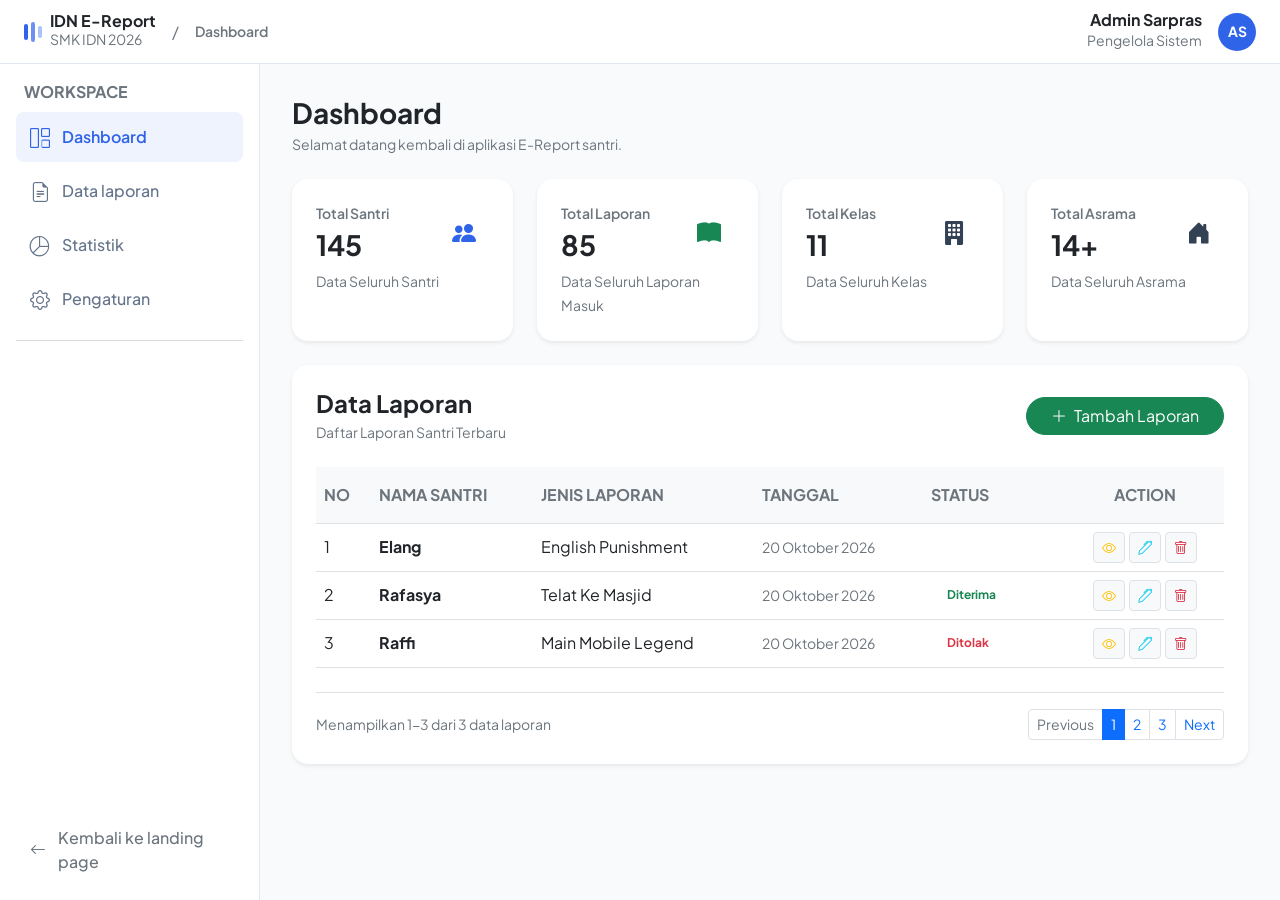
<file: pages/DashboardScreen/dashboard.html>
<!DOCTYPE html>
<html lang="id">
<head>
    <meta charset="UTF-8">
    <meta name="viewport" content="width=device-width, initial-scale=1.0">
    <title>Dashboard | IDN E-Report</title>
    
    <!-- Google Fonts -->
    <link rel="preconnect" href="https://fonts.googleapis.com">
    <link rel="preconnect" href="https://fonts.gstatic.com" crossorigin>
    <link href="https://fonts.googleapis.com/css2?family=Plus+Jakarta+Sans:wght@400;500;600;700;800&display=swap" rel="stylesheet">
    
    <!-- Bootstrap 5.3 CSS & Icons -->
    <link href="../../assets/bootstrap/css/bootstrap.min.css" rel="stylesheet">
    <link rel="stylesheet" href="https://cdn.jsdelivr.net/npm/bootstrap-icons@1.11.3/font/bootstrap-icons.min.css">
    <link rel="stylesheet" href="dashboard.css">
</head>
<body class="app-body">

    <!-- Topbar -->
    <header class="app-topbar sticky-top d-flex align-items-center justify-content-between px-3 px-md-4">
        <div class="d-flex align-items-center gap-3">
            <a class="text-decoration-none d-flex align-items-center gap-2" href="../../index.html">
                <span class="brand-mark" aria-hidden="true"><span></span><span></span><span></span></span>
                <span class="d-flex flex-column leading-tight">
                    <strong class="lh-1 fs-6 text-dark">IDN E-Report</strong>
                    <small class="text-muted fs-8">SMK IDN 2026</small>
                </span>
            </a>
            <span class="text-muted d-none d-sm-inline">/</span>
            <span class="text-secondary fw-semibold small d-none d-sm-inline">Dashboard</span>
        </div>

        <div class="d-flex align-items-center gap-3">
            <div class="text-end d-none d-sm-block">
                <strong class="d-block fs-7 lh-1 text-dark">Admin Sarpras</strong>
                <small class="text-muted fs-8">Pengelola Sistem</small>
            </div>
            <span class="avatar-circle">AS</span>
        </div>
    </header>

    <div class="d-flex">
        <!-- Sidebar Navigation -->
        <aside class="sidebar d-none d-lg-flex flex-column p-3">
            <p class="text-uppercase text-muted fw-bold fs-8 mb-2 px-2">Workspace</p>
            <nav class="nav flex-column gap-1" aria-label="Menu dashboard">
                <a class="nav-link active" href="../DashboardScreen/dashboard.html">
                    <i class="bi bi-grid-1x2 fs-5"></i>
                    <span>Dashboard</span>
                </a>
                <a class="nav-link" href="../ReportsScreen/reports.html">
                    <i class="bi bi-file-earmark-text fs-5"></i>
                    <span>Data laporan</span>
                </a>
                <a class="nav-link" href="../StatisticScreen/statistic.html">
                    <i class="bi bi-pie-chart fs-5"></i>
                    <span>Statistik</span>
                </a>
                <a class="nav-link" href="../SettingsScreen/settings.html">
                    <i class="bi bi-gear fs-5"></i>
                    <span>Pengaturan</span>
                </a>
            </nav>

            <hr class="my-3 text-muted">

            <a class="nav-link text-secondary mt-auto" href="../../index.html">
                <i class="bi bi-arrow-left"></i>
                <span>Kembali ke landing page</span>
            </a>
        </aside>

        <!-- Main Content -->
        <main class="content-area">
            <!-- Mobile Offcanvas Sidebar Toggle -->
            <div class="d-lg-none mb-3">
                <button class="btn btn-outline-secondary btn-sm" type="button" data-bs-toggle="offcanvas" data-bs-target="#mobileSidebar">
                    <i class="bi bi-list me-1"></i> Menu Sidebar
                </button>
            </div>

            <!-- Page Title & Greeting -->
            <div class="mb-4">
                <h1 class="h3 fw-bold text-dark mb-1">Dashboard</h1>
                <p class="text-secondary small mb-0">Selamat datang kembali di aplikasi E-Report santri.</p>
            </div>

            <!-- Stat Cards Row 1 -->
            <div class="row g-4 mb-4">
                <!-- Card 1 -->
                <div class="col-sm-6 col-xl-3">
                    <div class="card stat-card h-100 border-0 shadow-sm rounded-4 p-3">
                        <div class="card-body p-2">
                            <div class="d-flex justify-content-between align-items-center mb-2">
                                <div>
                                    <p class="text-muted mb-1 small fw-semibold">Total Santri</p>
                                    <h3 class="fw-bold mb-0 text-dark">145</h3>
                                </div>
                                <div class="bg-primary-subtle text-primary p-3 rounded-4 fs-4 d-flex align-items-center justify-content-center" style="width: 50px; height: 50px;">
                                    <i class="bi bi-people-fill"></i>
                                </div>
                            </div>
                            <small class="text-muted fs-8">Data Seluruh Santri</small>
                        </div>
                    </div>
                </div>

                <!-- Card 2 -->
                <div class="col-sm-6 col-xl-3">
                    <div class="card stat-card h-100 border-0 shadow-sm rounded-4 p-3">
                        <div class="card-body p-2">
                            <div class="d-flex justify-content-between align-items-center mb-2">
                                <div>
                                    <p class="text-muted mb-1 small fw-semibold">Total Laporan</p>
                                    <h3 class="fw-bold mb-0 text-dark">85</h3>
                                </div>
                                <div class="bg-success-subtle text-success p-3 rounded-4 fs-4 d-flex align-items-center justify-content-center" style="width: 50px; height: 50px;">
                                    <i class="bi bi-book-fill"></i>
                                </div>
                            </div>
                            <small class="text-muted fs-8">Data Seluruh Laporan Masuk</small>
                        </div>
                    </div>
                </div>

                <!-- Card 3 -->
                <div class="col-sm-6 col-xl-3">
                    <div class="card stat-card h-100 border-0 shadow-sm rounded-4 p-3">
                        <div class="card-body p-2">
                            <div class="d-flex justify-content-between align-items-center mb-2">
                                <div>
                                    <p class="text-muted mb-1 small fw-semibold">Total Kelas</p>
                                    <h3 class="fw-bold mb-0 text-dark">11</h3>
                                </div>
                                <div class="bg-warning-subtle text-warning-emphasis p-3 rounded-4 fs-4 d-flex align-items-center justify-content-center" style="width: 50px; height: 50px;">
                                    <i class="bi bi-building-fill"></i>
                                </div>
                            </div>
                            <small class="text-muted fs-8">Data Seluruh Kelas</small>
                        </div>
                    </div>
                </div>

                <!-- Card 4 -->
                <div class="col-sm-6 col-xl-3">
                    <div class="card stat-card h-100 border-0 shadow-sm rounded-4 p-3">
                        <div class="card-body p-2">
                            <div class="d-flex justify-content-between align-items-center mb-2">
                                <div>
                                    <p class="text-muted mb-1 small fw-semibold">Total Asrama</p>
                                    <h3 class="fw-bold mb-0 text-dark">14+</h3>
                                </div>
                                <div class="bg-info-subtle text-info-emphasis p-3 rounded-4 fs-4 d-flex align-items-center justify-content-center" style="width: 50px; height: 50px;">
                                    <i class="bi bi-house-door-fill"></i>
                                </div>
                            </div>
                            <small class="text-muted fs-8">Data Seluruh Asrama</small>
                        </div>
                    </div>
                </div>
            </div>

            <!-- Table Section: Data Laporan Terbaru -->
            <div class="card border-0 shadow-sm rounded-4">
                <div class="card-body p-4">
                    <div class="d-flex flex-column flex-md-row justify-content-between align-items-md-center gap-3 mb-4">
                        <div>
                            <h4 class="fw-bold text-dark mb-1">Data Laporan</h4>
                            <p class="text-secondary small mb-0">Daftar Laporan Santri Terbaru</p>
                        </div>
                        <button class="btn btn-success rounded-pill px-4 text-nowrap">
                            <i class="bi bi-plus-lg me-1"></i> Tambah Laporan
                        </button>
                    </div>

                    <div class="table-responsive">
                        <table class="table table-hover align-middle mb-0">
                            <thead class="table-light text-uppercase fs-8 text-secondary">
                                <tr>
                                    <th class="py-3">No</th>
                                    <th class="py-3">Nama Santri</th>
                                    <th class="py-3">Jenis Laporan</th>
                                    <th class="py-3">Tanggal</th>
                                    <th class="py-3">Status</th>
                                    <th class="py-3 text-center">Action</th>
                                </tr>
                            </thead>
                            <tbody>
                                <tr>
                                    <td>1</td>
                                    <td><strong class="text-dark">Elang</strong></td>
                                    <td>English Punishment</td>
                                    <td class="text-muted small">20 Oktober 2026</td>
                                    <td><span class="badge bg-warning-subtle text-warning-emphasis px-3 py-2 rounded-pill">Menunggu</span></td>
                                    <td class="text-center">
                                        <div class="d-flex justify-content-center gap-1">
                                            <button class="btn btn-sm btn-light border text-warning" title="Lihat"><i class="bi bi-eye"></i></button>
                                            <button class="btn btn-sm btn-light border text-info" title="Edit"><i class="bi bi-pen"></i></button>
                                            <button class="btn btn-sm btn-light border text-danger" title="Hapus"><i class="bi bi-trash"></i></button>
                                        </div>
                                    </td>
                                </tr>
                                <tr>
                                    <td>2</td>
                                    <td><strong class="text-dark">Rafasya</strong></td>
                                    <td>Telat Ke Masjid</td>
                                    <td class="text-muted small">20 Oktober 2026</td>
                                    <td><span class="badge bg-success-subtle text-success px-3 py-2 rounded-pill">Diterima</span></td>
                                    <td class="text-center">
                                        <div class="d-flex justify-content-center gap-1">
                                            <button class="btn btn-sm btn-light border text-warning" title="Lihat"><i class="bi bi-eye"></i></button>
                                            <button class="btn btn-sm btn-light border text-info" title="Edit"><i class="bi bi-pen"></i></button>
                                            <button class="btn btn-sm btn-light border text-danger" title="Hapus"><i class="bi bi-trash"></i></button>
                                        </div>
                                    </td>
                                </tr>
                                <tr>
                                    <td>3</td>
                                    <td><strong class="text-dark">Raffi</strong></td>
                                    <td>Main Mobile Legend</td>
                                    <td class="text-muted small">20 Oktober 2026</td>
                                    <td><span class="badge bg-danger-subtle text-danger px-3 py-2 rounded-pill">Ditolak</span></td>
                                    <td class="text-center">
                                        <div class="d-flex justify-content-center gap-1">
                                            <button class="btn btn-sm btn-light border text-warning" title="Lihat"><i class="bi bi-eye"></i></button>
                                            <button class="btn btn-sm btn-light border text-info" title="Edit"><i class="bi bi-pen"></i></button>
                                            <button class="btn btn-sm btn-light border text-danger" title="Hapus"><i class="bi bi-trash"></i></button>
                                        </div>
                                    </td>
                                </tr>
                            </tbody>
                        </table>
                    </div>

                    <!-- Pagination -->
                    <nav class="d-flex justify-content-between align-items-center mt-4 pt-3 border-top" aria-label="Navigasi halaman">
                        <small class="text-muted">Menampilkan 1-3 dari 3 data laporan</small>
                        <ul class="pagination pagination-sm mb-0">
                            <li class="page-item disabled"><a href="#" class="page-link">Previous</a></li>
                            <li class="page-item active"><a href="#" class="page-link">1</a></li>
                            <li class="page-item"><a href="#" class="page-link">2</a></li>
                            <li class="page-item"><a href="#" class="page-link">3</a></li>
                            <li class="page-item"><a href="#" class="page-link">Next</a></li>
                        </ul>
                    </nav>
                </div>
            </div>
        </main>
    </div>

    <!-- Mobile Offcanvas Sidebar -->
    <div class="offcanvas offcanvas-start" tabindex="-1" id="mobileSidebar">
        <div class="offcanvas-header border-bottom">
            <h5 class="offcanvas-title fw-bold">Menu Navigation</h5>
            <button type="button" class="btn-close" data-bs-dismiss="offcanvas" aria-label="Close"></button>
        </div>
        <div class="offcanvas-body p-3">
            <nav class="nav flex-column gap-1">
                <a class="nav-link active text-primary fw-bold" href="../DashboardScreen/dashboard.html"><i class="bi bi-grid-1x2 me-2"></i> Dashboard</a>
                <a class="nav-link text-secondary" href="../ReportsScreen/reports.html"><i class="bi bi-file-earmark-text me-2"></i> Data laporan</a>
                <a class="nav-link text-secondary" href="../StatisticScreen/statistic.html"><i class="bi bi-pie-chart me-2"></i> Statistik</a>
                <a class="nav-link text-secondary" href="../SettingsScreen/settings.html"><i class="bi bi-gear me-2"></i> Pengaturan</a>
            </nav>
            <hr>
            <a class="nav-link text-secondary" href="../../index.html"><i class="bi bi-arrow-left me-2"></i> Kembali ke landing page</a>
        </div>
    </div>

    <!-- Bootstrap 5.3 JS Bundle -->
    <script src="../../assets/bootstrap/js/bootstrap.bundle.min.js"></script>
</body>
</html>
</file>
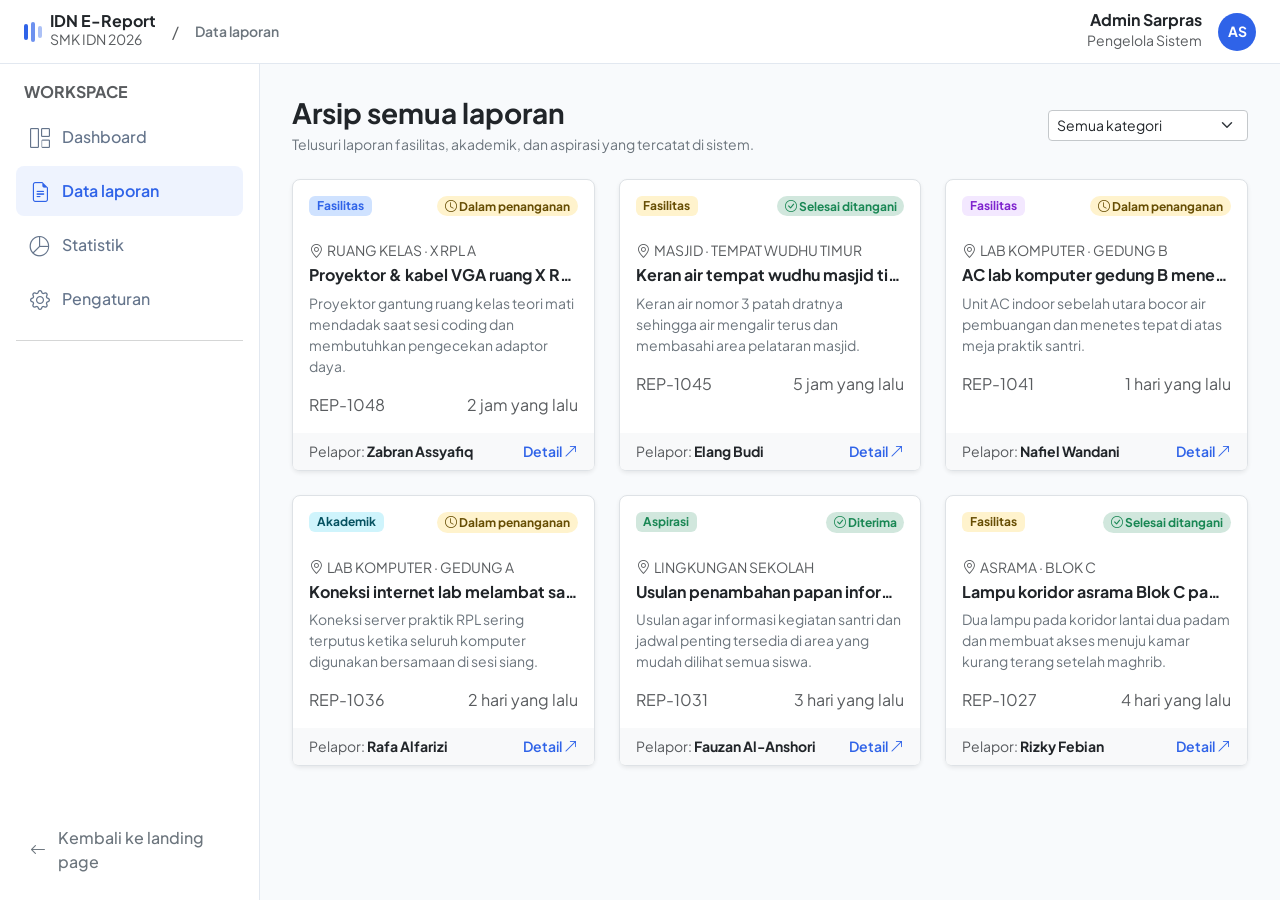
<file: pages/ReportsPage/reports.html>
<!DOCTYPE html>
<html lang="id">
<head>
    <meta charset="UTF-8">
    <meta name="viewport" content="width=device-width, initial-scale=1.0">
    <title>Data Laporan | IDN E-Report</title>
    
    <!-- Google Fonts -->
    <link rel="preconnect" href="https://fonts.googleapis.com">
    <link rel="preconnect" href="https://fonts.gstatic.com" crossorigin>
    <link href="https://fonts.googleapis.com/css2?family=Plus+Jakarta+Sans:wght@400;500;600;700;800&display=swap" rel="stylesheet">
    
    <!-- Bootstrap 5.3 CSS & Icons -->
    <link href="https://cdn.jsdelivr.net/npm/bootstrap@5.3.3/dist/css/bootstrap.min.css" rel="stylesheet">
    <link rel="stylesheet" href="https://cdn.jsdelivr.net/npm/bootstrap-icons@1.11.3/font/bootstrap-icons.min.css">
    <link rel="stylesheet" href="reports.css">
</head>
<body class="app-body">

    <!-- Topbar -->
    <header class="app-topbar sticky-top d-flex align-items-center justify-content-between px-3 px-md-4">
        <div class="d-flex align-items-center gap-3">
            <a class="text-decoration-none d-flex align-items-center gap-2" href="../../index.html">
                <span class="brand-mark" aria-hidden="true"><span></span><span></span><span></span></span>
                <span class="d-flex flex-column leading-tight">
                    <strong class="lh-1 fs-6 text-dark">IDN E-Report</strong>
                    <small class="text-muted fs-8">SMK IDN 2026</small>
                </span>
            </a>
            <span class="text-muted d-none d-sm-inline">/</span>
            <span class="text-secondary fw-semibold small d-none d-sm-inline">Data laporan</span>
        </div>

        <div class="d-flex align-items-center gap-3">
            <div class="text-end d-none d-sm-block">
                <strong class="d-block fs-7 lh-1 text-dark">Admin Sarpras</strong>
                <small class="text-muted fs-8">Pengelola Sistem</small>
            </div>
            <span class="avatar-circle">AS</span>
        </div>
    </header>

    <div class="d-flex">
        <!-- Sidebar Navigation -->
        <aside class="sidebar d-none d-lg-flex flex-column p-3">
            <p class="text-uppercase text-muted fw-bold fs-8 mb-2 px-2">Workspace</p>
            <nav class="nav flex-column gap-1" aria-label="Menu dashboard">
                <a class="nav-link" href="../DashboardPage/dashboard.html">
                    <i class="bi bi-grid-1x2 fs-5"></i>
                    <span>Dashboard</span>
                </a>
                <a class="nav-link active" href="../ReportsPage/reports.html">
                    <i class="bi bi-file-earmark-text fs-5"></i>
                    <span>Data laporan</span>
                </a>
                <a class="nav-link" href="../StatisticPage/statistic.html">
                    <i class="bi bi-pie-chart fs-5"></i>
                    <span>Statistik</span>
                </a>
                <a class="nav-link" href="../SettingsPage/settings.html">
                    <i class="bi bi-gear fs-5"></i>
                    <span>Pengaturan</span>
                </a>
            </nav>

            <hr class="my-3 text-muted">

            <a class="nav-link text-secondary mt-auto" href="../../index.html">
                <i class="bi bi-arrow-left"></i>
                <span>Kembali ke landing page</span>
            </a>
        </aside>

        <!-- Main Content -->
        <main class="content-area">
            <!-- Mobile Offcanvas Sidebar Toggle -->
            <div class="d-lg-none mb-3">
                <button class="btn btn-outline-secondary btn-sm" type="button" data-bs-toggle="offcanvas" data-bs-target="#mobileSidebar">
                    <i class="bi bi-list me-1"></i> Menu Sidebar
                </button>
            </div>

            <!-- Header Section & Filter -->
            <div class="d-flex flex-column flex-md-row justify-content-between align-items-md-center gap-3 mb-4">
                <div>
                    <h1 class="h3 fw-bold text-dark mb-1">Arsip semua laporan</h1>
                    <p class="text-secondary small mb-0">Telusuri laporan fasilitas, akademik, dan aspirasi yang tercatat di sistem.</p>
                </div>
                <div class="archive-filter" style="min-width: 200px;">
                    <label for="report-filter" class="visually-hidden">Filter kategori</label>
                    <select id="report-filter" class="form-select form-select-sm border-secondary-subtle" data-report-filter>
                        <option value="semua">Semua kategori</option>
                        <option value="fasilitas">Fasilitas</option>
                        <option value="akademik">Akademik</option>
                        <option value="aspirasi">Aspirasi</option>
                    </select>
                </div>
            </div>

            <!-- Grid Cards Laporan -->
            <div class="row g-4 archive-grid">
                <!-- Card 1 -->
                <div class="col-md-6 col-xl-4 report-card-item" data-report-category="fasilitas">
                    <a href="../SingleReportPage/single-report.html?id=REP-1048" class="text-decoration-none text-dark">
                        <div class="card h-100 border rounded-3 shadow-sm report-card">
                            <div class="card-header bg-transparent border-0 d-flex justify-content-between align-items-center pt-3 px-3">
                                <span class="badge bg-primary-subtle text-primary">Fasilitas</span>
                                <span class="badge bg-warning-subtle text-warning-emphasis rounded-pill"><i class="bi bi-clock"></i> Dalam penanganan</span>
                            </div>
                            <div class="card-body px-3">
                                <small class="text-muted d-block mb-1"><i class="bi bi-geo-alt me-1"></i>RUANG KELAS · X RPL A</small>
                                <h5 class="card-title fw-bold fs-6 text-truncate">Proyektor & kabel VGA ruang X RPL A tidak menyala</h5>
                                <p class="card-text text-secondary small text-line-clamp-2">Proyektor gantung ruang kelas teori mati mendadak saat sesi coding dan membutuhkan pengecekan adaptor daya.</p>
                                <div class="d-flex justify-content-between align-items-center text-muted fs-8 mt-3">
                                    <span>REP-1048</span>
                                    <span>2 jam yang lalu</span>
                                </div>
                            </div>
                            <div class="card-footer bg-light border-top-0 d-flex justify-content-between align-items-center py-2 px-3">
                                <span class="small text-muted">Pelapor: <strong class="text-dark">Zabran Assyafiq</strong></span>
                                <span class="small fw-semibold text-primary">Detail <i class="bi bi-arrow-up-right"></i></span>
                            </div>
                        </div>
                    </a>
                </div>

                <!-- Card 2 -->
                <div class="col-md-6 col-xl-4 report-card-item" data-report-category="fasilitas">
                    <a href="../SingleReportPage/single-report.html?id=REP-1045" class="text-decoration-none text-dark">
                        <div class="card h-100 border rounded-3 shadow-sm report-card">
                            <div class="card-header bg-transparent border-0 d-flex justify-content-between align-items-center pt-3 px-3">
                                <span class="badge bg-warning-subtle text-warning-emphasis">Fasilitas</span>
                                <span class="badge bg-success-subtle text-success rounded-pill"><i class="bi bi-check-circle"></i> Selesai ditangani</span>
                            </div>
                            <div class="card-body px-3">
                                <small class="text-muted d-block mb-1"><i class="bi bi-geo-alt me-1"></i>MASJID · TEMPAT WUDHU TIMUR</small>
                                <h5 class="card-title fw-bold fs-6 text-truncate">Keran air tempat wudhu masjid timur bocor deras</h5>
                                <p class="card-text text-secondary small">Keran air nomor 3 patah dratnya sehingga air mengalir terus dan membasahi area pelataran masjid.</p>
                                <div class="d-flex justify-content-between align-items-center text-muted fs-8 mt-3">
                                    <span>REP-1045</span>
                                    <span>5 jam yang lalu</span>
                                </div>
                            </div>
                            <div class="card-footer bg-light border-top-0 d-flex justify-content-between align-items-center py-2 px-3">
                                <span class="small text-muted">Pelapor: <strong class="text-dark">Elang Budi</strong></span>
                                <span class="small fw-semibold text-primary">Detail <i class="bi bi-arrow-up-right"></i></span>
                            </div>
                        </div>
                    </a>
                </div>

                <!-- Card 3 -->
                <div class="col-md-6 col-xl-4 report-card-item" data-report-category="fasilitas">
                    <a href="../SingleReportPage/single-report.html?id=REP-1041" class="text-decoration-none text-dark">
                        <div class="card h-100 border rounded-3 shadow-sm report-card">
                            <div class="card-header bg-transparent border-0 d-flex justify-content-between align-items-center pt-3 px-3">
                                <span class="badge bg-purple-subtle text-purple" style="background-color: #f3e8ff; color: #7e22ce;">Fasilitas</span>
                                <span class="badge bg-warning-subtle text-warning-emphasis rounded-pill"><i class="bi bi-clock"></i> Dalam penanganan</span>
                            </div>
                            <div class="card-body px-3">
                                <small class="text-muted d-block mb-1"><i class="bi bi-geo-alt me-1"></i>LAB KOMPUTER · GEDUNG B</small>
                                <h5 class="card-title fw-bold fs-6 text-truncate">AC lab komputer gedung B meneteskan air ke meja</h5>
                                <p class="card-text text-secondary small">Unit AC indoor sebelah utara bocor air pembuangan dan menetes tepat di atas meja praktik santri.</p>
                                <div class="d-flex justify-content-between align-items-center text-muted fs-8 mt-3">
                                    <span>REP-1041</span>
                                    <span>1 hari yang lalu</span>
                                </div>
                            </div>
                            <div class="card-footer bg-light border-top-0 d-flex justify-content-between align-items-center py-2 px-3">
                                <span class="small text-muted">Pelapor: <strong class="text-dark">Nafiel Wandani</strong></span>
                                <span class="small fw-semibold text-primary">Detail <i class="bi bi-arrow-up-right"></i></span>
                            </div>
                        </div>
                    </a>
                </div>

                <!-- Card 4 -->
                <div class="col-md-6 col-xl-4 report-card-item" data-report-category="akademik">
                    <a href="../SingleReportPage/single-report.html?id=REP-1036" class="text-decoration-none text-dark">
                        <div class="card h-100 border rounded-3 shadow-sm report-card">
                            <div class="card-header bg-transparent border-0 d-flex justify-content-between align-items-center pt-3 px-3">
                                <span class="badge bg-info-subtle text-info-emphasis">Akademik</span>
                                <span class="badge bg-warning-subtle text-warning-emphasis rounded-pill"><i class="bi bi-clock"></i> Dalam penanganan</span>
                            </div>
                            <div class="card-body px-3">
                                <small class="text-muted d-block mb-1"><i class="bi bi-geo-alt me-1"></i>LAB KOMPUTER · GEDUNG A</small>
                                <h5 class="card-title fw-bold fs-6 text-truncate">Koneksi internet lab melambat saat praktik</h5>
                                <p class="card-text text-secondary small">Koneksi server praktik RPL sering terputus ketika seluruh komputer digunakan bersamaan di sesi siang.</p>
                                <div class="d-flex justify-content-between align-items-center text-muted fs-8 mt-3">
                                    <span>REP-1036</span>
                                    <span>2 hari yang lalu</span>
                                </div>
                            </div>
                            <div class="card-footer bg-light border-top-0 d-flex justify-content-between align-items-center py-2 px-3">
                                <span class="small text-muted">Pelapor: <strong class="text-dark">Rafa Alfarizi</strong></span>
                                <span class="small fw-semibold text-primary">Detail <i class="bi bi-arrow-up-right"></i></span>
                            </div>
                        </div>
                    </a>
                </div>

                <!-- Card 5 -->
                <div class="col-md-6 col-xl-4 report-card-item" data-report-category="aspirasi">
                    <a href="../SingleReportPage/single-report.html?id=REP-1031" class="text-decoration-none text-dark">
                        <div class="card h-100 border rounded-3 shadow-sm report-card">
                            <div class="card-header bg-transparent border-0 d-flex justify-content-between align-items-center pt-3 px-3">
                                <span class="badge bg-success-subtle text-success">Aspirasi</span>
                                <span class="badge bg-success-subtle text-success rounded-pill"><i class="bi bi-check-circle"></i> Diterima</span>
                            </div>
                            <div class="card-body px-3">
                                <small class="text-muted d-block mb-1"><i class="bi bi-geo-alt me-1"></i>LINGKUNGAN SEKOLAH</small>
                                <h5 class="card-title fw-bold fs-6 text-truncate">Usulan penambahan papan informasi kegiatan</h5>
                                <p class="card-text text-secondary small">Usulan agar informasi kegiatan santri dan jadwal penting tersedia di area yang mudah dilihat semua siswa.</p>
                                <div class="d-flex justify-content-between align-items-center text-muted fs-8 mt-3">
                                    <span>REP-1031</span>
                                    <span>3 hari yang lalu</span>
                                </div>
                            </div>
                            <div class="card-footer bg-light border-top-0 d-flex justify-content-between align-items-center py-2 px-3">
                                <span class="small text-muted">Pelapor: <strong class="text-dark">Fauzan Al-Anshori</strong></span>
                                <span class="small fw-semibold text-primary">Detail <i class="bi bi-arrow-up-right"></i></span>
                            </div>
                        </div>
                    </a>
                </div>

                <!-- Card 6 -->
                <div class="col-md-6 col-xl-4 report-card-item" data-report-category="fasilitas">
                    <a href="../SingleReportPage/single-report.html?id=REP-1027" class="text-decoration-none text-dark">
                        <div class="card h-100 border rounded-3 shadow-sm report-card">
                            <div class="card-header bg-transparent border-0 d-flex justify-content-between align-items-center pt-3 px-3">
                                <span class="badge bg-warning-subtle text-warning-emphasis">Fasilitas</span>
                                <span class="badge bg-success-subtle text-success rounded-pill"><i class="bi bi-check-circle"></i> Selesai ditangani</span>
                            </div>
                            <div class="card-body px-3">
                                <small class="text-muted d-block mb-1"><i class="bi bi-geo-alt me-1"></i>ASRAMA · BLOK C</small>
                                <h5 class="card-title fw-bold fs-6 text-truncate">Lampu koridor asrama Blok C padam</h5>
                                <p class="card-text text-secondary small">Dua lampu pada koridor lantai dua padam dan membuat akses menuju kamar kurang terang setelah maghrib.</p>
                                <div class="d-flex justify-content-between align-items-center text-muted fs-8 mt-3">
                                    <span>REP-1027</span>
                                    <span>4 hari yang lalu</span>
                                </div>
                            </div>
                            <div class="card-footer bg-light border-top-0 d-flex justify-content-between align-items-center py-2 px-3">
                                <span class="small text-muted">Pelapor: <strong class="text-dark">Rizky Febian</strong></span>
                                <span class="small fw-semibold text-primary">Detail <i class="bi bi-arrow-up-right"></i></span>
                            </div>
                        </div>
                    </a>
                </div>
            </div>

            <!-- Empty State Message -->
            <p class="text-center text-muted py-5" data-filter-empty hidden>Belum ada laporan pada kategori ini.</p>
        </main>
    </div>

    <!-- Mobile Offcanvas Sidebar -->
    <div class="offcanvas offcanvas-start" tabindex="-1" id="mobileSidebar">
        <div class="offcanvas-header border-bottom">
            <h5 class="offcanvas-title fw-bold">Menu Navigation</h5>
            <button type="button" class="btn-close" data-bs-dismiss="offcanvas" aria-label="Close"></button>
        </div>
        <div class="offcanvas-body p-3">
            <nav class="nav flex-column gap-1">
                <a class="nav-link text-secondary" href="../DashboardPage/dashboard.html"><i class="bi bi-grid-1x2 me-2"></i> Dashboard</a>
                <a class="nav-link text-primary fw-bold" href="../ReportsPage/reports.html"><i class="bi bi-file-earmark-text me-2"></i> Data laporan</a>
                <a class="nav-link text-secondary" href="../StatisticPage/statistic.html"><i class="bi bi-pie-chart me-2"></i> Statistik</a>
                <a class="nav-link text-secondary" href="../SettingsPage/settings.html"><i class="bi bi-gear me-2"></i> Pengaturan</a>
            </nav>
            <hr>
            <a class="nav-link text-secondary" href="../../index.html"><i class="bi bi-arrow-left me-2"></i> Kembali ke landing page</a>
        </div>
    </div>

    <!-- Bootstrap 5.3 JS Bundle -->
    <script src="https://cdn.jsdelivr.net/npm/bootstrap@5.3.3/dist/js/bootstrap.bundle.min.js"></script>
    <script src="../../js/app.js"></script>
</body>
</html>
</file>
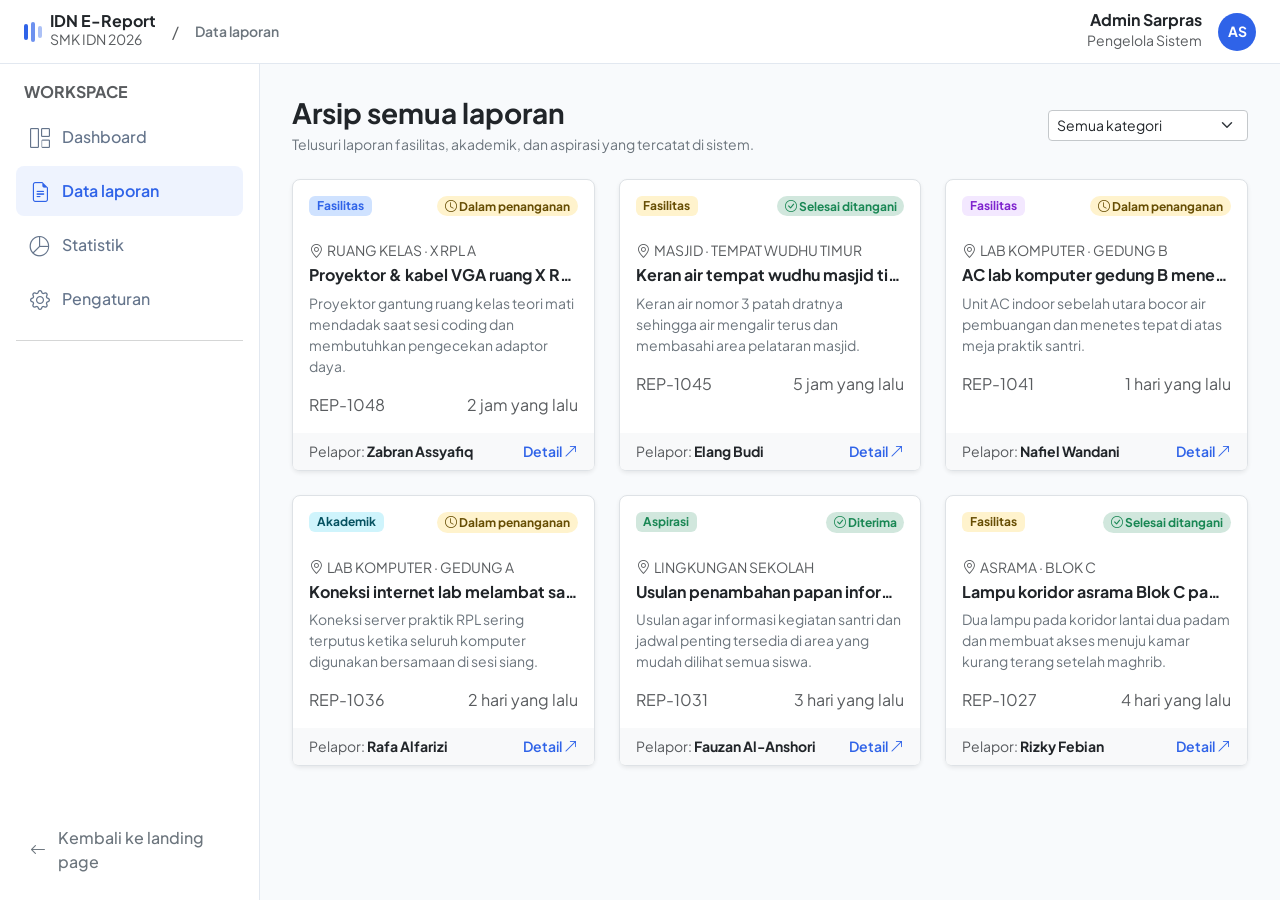
<file: pages/ReportsScreen/reports.html>
<!DOCTYPE html>
<html lang="id">
<head>
    <meta charset="UTF-8">
    <meta name="viewport" content="width=device-width, initial-scale=1.0">
    <title>Data Laporan | IDN E-Report</title>
    
    <!-- Google Fonts -->
    <link rel="preconnect" href="https://fonts.googleapis.com">
    <link rel="preconnect" href="https://fonts.gstatic.com" crossorigin>
    <link href="https://fonts.googleapis.com/css2?family=Plus+Jakarta+Sans:wght@400;500;600;700;800&display=swap" rel="stylesheet">
    
    <!-- Bootstrap 5.3 CSS & Icons -->
    <link href="https://cdn.jsdelivr.net/npm/bootstrap@5.3.3/dist/css/bootstrap.min.css" rel="stylesheet">
    <link rel="stylesheet" href="https://cdn.jsdelivr.net/npm/bootstrap-icons@1.11.3/font/bootstrap-icons.min.css">
    <link rel="stylesheet" href="reports.css">
</head>
<body class="app-body">

    <!-- Topbar -->
    <header class="app-topbar sticky-top d-flex align-items-center justify-content-between px-3 px-md-4">
        <div class="d-flex align-items-center gap-3">
            <a class="text-decoration-none d-flex align-items-center gap-2" href="../../index.html">
                <span class="brand-mark" aria-hidden="true"><span></span><span></span><span></span></span>
                <span class="d-flex flex-column leading-tight">
                    <strong class="lh-1 fs-6 text-dark">IDN E-Report</strong>
                    <small class="text-muted fs-8">SMK IDN 2026</small>
                </span>
            </a>
            <span class="text-muted d-none d-sm-inline">/</span>
            <span class="text-secondary fw-semibold small d-none d-sm-inline">Data laporan</span>
        </div>

        <div class="d-flex align-items-center gap-3">
            <div class="text-end d-none d-sm-block">
                <strong class="d-block fs-7 lh-1 text-dark">Admin Sarpras</strong>
                <small class="text-muted fs-8">Pengelola Sistem</small>
            </div>
            <span class="avatar-circle">AS</span>
        </div>
    </header>

    <div class="d-flex">
        <!-- Sidebar Navigation -->
        <aside class="sidebar d-none d-lg-flex flex-column p-3">
            <p class="text-uppercase text-muted fw-bold fs-8 mb-2 px-2">Workspace</p>
            <nav class="nav flex-column gap-1" aria-label="Menu dashboard">
                <a class="nav-link" href="../DashboardScreen/dashboard.html">
                    <i class="bi bi-grid-1x2 fs-5"></i>
                    <span>Dashboard</span>
                </a>
                <a class="nav-link active" href="../ReportsScreen/reports.html">
                    <i class="bi bi-file-earmark-text fs-5"></i>
                    <span>Data laporan</span>
                </a>
                <a class="nav-link" href="../StatisticScreen/statistic.html">
                    <i class="bi bi-pie-chart fs-5"></i>
                    <span>Statistik</span>
                </a>
                <a class="nav-link" href="../SettingsScreen/settings.html">
                    <i class="bi bi-gear fs-5"></i>
                    <span>Pengaturan</span>
                </a>
            </nav>

            <hr class="my-3 text-muted">

            <a class="nav-link text-secondary mt-auto" href="../../index.html">
                <i class="bi bi-arrow-left"></i>
                <span>Kembali ke landing page</span>
            </a>
        </aside>

        <!-- Main Content -->
        <main class="content-area">
            <!-- Mobile Offcanvas Sidebar Toggle -->
            <div class="d-lg-none mb-3">
                <button class="btn btn-outline-secondary btn-sm" type="button" data-bs-toggle="offcanvas" data-bs-target="#mobileSidebar">
                    <i class="bi bi-list me-1"></i> Menu Sidebar
                </button>
            </div>

            <!-- Header Section & Filter -->
            <div class="d-flex flex-column flex-md-row justify-content-between align-items-md-center gap-3 mb-4">
                <div>
                    <h1 class="h3 fw-bold text-dark mb-1">Arsip semua laporan</h1>
                    <p class="text-secondary small mb-0">Telusuri laporan fasilitas, akademik, dan aspirasi yang tercatat di sistem.</p>
                </div>
                <div class="archive-filter" style="min-width: 200px;">
                    <label for="report-filter" class="visually-hidden">Filter kategori</label>
                    <select id="report-filter" class="form-select form-select-sm border-secondary-subtle" data-report-filter>
                        <option value="semua">Semua kategori</option>
                        <option value="fasilitas">Fasilitas</option>
                        <option value="akademik">Akademik</option>
                        <option value="aspirasi">Aspirasi</option>
                    </select>
                </div>
            </div>

            <!-- Grid Cards Laporan -->
            <div class="row g-4 archive-grid">
                <!-- Card 1 -->
                <div class="col-md-6 col-xl-4 report-card-item" data-report-category="fasilitas">
                    <a href="../SingleReportScreen/single-report.html?id=REP-1048" class="text-decoration-none text-dark">
                        <div class="card h-100 border rounded-3 shadow-sm report-card">
                            <div class="card-header bg-transparent border-0 d-flex justify-content-between align-items-center pt-3 px-3">
                                <span class="badge bg-primary-subtle text-primary">Fasilitas</span>
                                <span class="badge bg-warning-subtle text-warning-emphasis rounded-pill"><i class="bi bi-clock"></i> Dalam penanganan</span>
                            </div>
                            <div class="card-body px-3">
                                <small class="text-muted d-block mb-1"><i class="bi bi-geo-alt me-1"></i>RUANG KELAS · X RPL A</small>
                                <h5 class="card-title fw-bold fs-6 text-truncate">Proyektor & kabel VGA ruang X RPL A tidak menyala</h5>
                                <p class="card-text text-secondary small text-line-clamp-2">Proyektor gantung ruang kelas teori mati mendadak saat sesi coding dan membutuhkan pengecekan adaptor daya.</p>
                                <div class="d-flex justify-content-between align-items-center text-muted fs-8 mt-3">
                                    <span>REP-1048</span>
                                    <span>2 jam yang lalu</span>
                                </div>
                            </div>
                            <div class="card-footer bg-light border-top-0 d-flex justify-content-between align-items-center py-2 px-3">
                                <span class="small text-muted">Pelapor: <strong class="text-dark">Zabran Assyafiq</strong></span>
                                <span class="small fw-semibold text-primary">Detail <i class="bi bi-arrow-up-right"></i></span>
                            </div>
                        </div>
                    </a>
                </div>

                <!-- Card 2 -->
                <div class="col-md-6 col-xl-4 report-card-item" data-report-category="fasilitas">
                    <a href="../SingleReportScreen/single-report.html?id=REP-1045" class="text-decoration-none text-dark">
                        <div class="card h-100 border rounded-3 shadow-sm report-card">
                            <div class="card-header bg-transparent border-0 d-flex justify-content-between align-items-center pt-3 px-3">
                                <span class="badge bg-warning-subtle text-warning-emphasis">Fasilitas</span>
                                <span class="badge bg-success-subtle text-success rounded-pill"><i class="bi bi-check-circle"></i> Selesai ditangani</span>
                            </div>
                            <div class="card-body px-3">
                                <small class="text-muted d-block mb-1"><i class="bi bi-geo-alt me-1"></i>MASJID · TEMPAT WUDHU TIMUR</small>
                                <h5 class="card-title fw-bold fs-6 text-truncate">Keran air tempat wudhu masjid timur bocor deras</h5>
                                <p class="card-text text-secondary small">Keran air nomor 3 patah dratnya sehingga air mengalir terus dan membasahi area pelataran masjid.</p>
                                <div class="d-flex justify-content-between align-items-center text-muted fs-8 mt-3">
                                    <span>REP-1045</span>
                                    <span>5 jam yang lalu</span>
                                </div>
                            </div>
                            <div class="card-footer bg-light border-top-0 d-flex justify-content-between align-items-center py-2 px-3">
                                <span class="small text-muted">Pelapor: <strong class="text-dark">Elang Budi</strong></span>
                                <span class="small fw-semibold text-primary">Detail <i class="bi bi-arrow-up-right"></i></span>
                            </div>
                        </div>
                    </a>
                </div>

                <!-- Card 3 -->
                <div class="col-md-6 col-xl-4 report-card-item" data-report-category="fasilitas">
                    <a href="../SingleReportScreen/single-report.html?id=REP-1041" class="text-decoration-none text-dark">
                        <div class="card h-100 border rounded-3 shadow-sm report-card">
                            <div class="card-header bg-transparent border-0 d-flex justify-content-between align-items-center pt-3 px-3">
                                <span class="badge bg-purple-subtle text-purple" style="background-color: #f3e8ff; color: #7e22ce;">Fasilitas</span>
                                <span class="badge bg-warning-subtle text-warning-emphasis rounded-pill"><i class="bi bi-clock"></i> Dalam penanganan</span>
                            </div>
                            <div class="card-body px-3">
                                <small class="text-muted d-block mb-1"><i class="bi bi-geo-alt me-1"></i>LAB KOMPUTER · GEDUNG B</small>
                                <h5 class="card-title fw-bold fs-6 text-truncate">AC lab komputer gedung B meneteskan air ke meja</h5>
                                <p class="card-text text-secondary small">Unit AC indoor sebelah utara bocor air pembuangan dan menetes tepat di atas meja praktik santri.</p>
                                <div class="d-flex justify-content-between align-items-center text-muted fs-8 mt-3">
                                    <span>REP-1041</span>
                                    <span>1 hari yang lalu</span>
                                </div>
                            </div>
                            <div class="card-footer bg-light border-top-0 d-flex justify-content-between align-items-center py-2 px-3">
                                <span class="small text-muted">Pelapor: <strong class="text-dark">Nafiel Wandani</strong></span>
                                <span class="small fw-semibold text-primary">Detail <i class="bi bi-arrow-up-right"></i></span>
                            </div>
                        </div>
                    </a>
                </div>

                <!-- Card 4 -->
                <div class="col-md-6 col-xl-4 report-card-item" data-report-category="akademik">
                    <a href="../SingleReportScreen/single-report.html?id=REP-1036" class="text-decoration-none text-dark">
                        <div class="card h-100 border rounded-3 shadow-sm report-card">
                            <div class="card-header bg-transparent border-0 d-flex justify-content-between align-items-center pt-3 px-3">
                                <span class="badge bg-info-subtle text-info-emphasis">Akademik</span>
                                <span class="badge bg-warning-subtle text-warning-emphasis rounded-pill"><i class="bi bi-clock"></i> Dalam penanganan</span>
                            </div>
                            <div class="card-body px-3">
                                <small class="text-muted d-block mb-1"><i class="bi bi-geo-alt me-1"></i>LAB KOMPUTER · GEDUNG A</small>
                                <h5 class="card-title fw-bold fs-6 text-truncate">Koneksi internet lab melambat saat praktik</h5>
                                <p class="card-text text-secondary small">Koneksi server praktik RPL sering terputus ketika seluruh komputer digunakan bersamaan di sesi siang.</p>
                                <div class="d-flex justify-content-between align-items-center text-muted fs-8 mt-3">
                                    <span>REP-1036</span>
                                    <span>2 hari yang lalu</span>
                                </div>
                            </div>
                            <div class="card-footer bg-light border-top-0 d-flex justify-content-between align-items-center py-2 px-3">
                                <span class="small text-muted">Pelapor: <strong class="text-dark">Rafa Alfarizi</strong></span>
                                <span class="small fw-semibold text-primary">Detail <i class="bi bi-arrow-up-right"></i></span>
                            </div>
                        </div>
                    </a>
                </div>

                <!-- Card 5 -->
                <div class="col-md-6 col-xl-4 report-card-item" data-report-category="aspirasi">
                    <a href="../SingleReportScreen/single-report.html?id=REP-1031" class="text-decoration-none text-dark">
                        <div class="card h-100 border rounded-3 shadow-sm report-card">
                            <div class="card-header bg-transparent border-0 d-flex justify-content-between align-items-center pt-3 px-3">
                                <span class="badge bg-success-subtle text-success">Aspirasi</span>
                                <span class="badge bg-success-subtle text-success rounded-pill"><i class="bi bi-check-circle"></i> Diterima</span>
                            </div>
                            <div class="card-body px-3">
                                <small class="text-muted d-block mb-1"><i class="bi bi-geo-alt me-1"></i>LINGKUNGAN SEKOLAH</small>
                                <h5 class="card-title fw-bold fs-6 text-truncate">Usulan penambahan papan informasi kegiatan</h5>
                                <p class="card-text text-secondary small">Usulan agar informasi kegiatan santri dan jadwal penting tersedia di area yang mudah dilihat semua siswa.</p>
                                <div class="d-flex justify-content-between align-items-center text-muted fs-8 mt-3">
                                    <span>REP-1031</span>
                                    <span>3 hari yang lalu</span>
                                </div>
                            </div>
                            <div class="card-footer bg-light border-top-0 d-flex justify-content-between align-items-center py-2 px-3">
                                <span class="small text-muted">Pelapor: <strong class="text-dark">Fauzan Al-Anshori</strong></span>
                                <span class="small fw-semibold text-primary">Detail <i class="bi bi-arrow-up-right"></i></span>
                            </div>
                        </div>
                    </a>
                </div>

                <!-- Card 6 -->
                <div class="col-md-6 col-xl-4 report-card-item" data-report-category="fasilitas">
                    <a href="../SingleReportScreen/single-report.html?id=REP-1027" class="text-decoration-none text-dark">
                        <div class="card h-100 border rounded-3 shadow-sm report-card">
                            <div class="card-header bg-transparent border-0 d-flex justify-content-between align-items-center pt-3 px-3">
                                <span class="badge bg-warning-subtle text-warning-emphasis">Fasilitas</span>
                                <span class="badge bg-success-subtle text-success rounded-pill"><i class="bi bi-check-circle"></i> Selesai ditangani</span>
                            </div>
                            <div class="card-body px-3">
                                <small class="text-muted d-block mb-1"><i class="bi bi-geo-alt me-1"></i>ASRAMA · BLOK C</small>
                                <h5 class="card-title fw-bold fs-6 text-truncate">Lampu koridor asrama Blok C padam</h5>
                                <p class="card-text text-secondary small">Dua lampu pada koridor lantai dua padam dan membuat akses menuju kamar kurang terang setelah maghrib.</p>
                                <div class="d-flex justify-content-between align-items-center text-muted fs-8 mt-3">
                                    <span>REP-1027</span>
                                    <span>4 hari yang lalu</span>
                                </div>
                            </div>
                            <div class="card-footer bg-light border-top-0 d-flex justify-content-between align-items-center py-2 px-3">
                                <span class="small text-muted">Pelapor: <strong class="text-dark">Rizky Febian</strong></span>
                                <span class="small fw-semibold text-primary">Detail <i class="bi bi-arrow-up-right"></i></span>
                            </div>
                        </div>
                    </a>
                </div>
            </div>

            <!-- Empty State Message -->
            <p class="text-center text-muted py-5" data-filter-empty hidden>Belum ada laporan pada kategori ini.</p>
        </main>
    </div>

    <!-- Mobile Offcanvas Sidebar -->
    <div class="offcanvas offcanvas-start" tabindex="-1" id="mobileSidebar">
        <div class="offcanvas-header border-bottom">
            <h5 class="offcanvas-title fw-bold">Menu Navigation</h5>
            <button type="button" class="btn-close" data-bs-dismiss="offcanvas" aria-label="Close"></button>
        </div>
        <div class="offcanvas-body p-3">
            <nav class="nav flex-column gap-1">
                <a class="nav-link text-secondary" href="../DashboardScreen/dashboard.html"><i class="bi bi-grid-1x2 me-2"></i> Dashboard</a>
                <a class="nav-link text-primary fw-bold" href="../ReportsScreen/reports.html"><i class="bi bi-file-earmark-text me-2"></i> Data laporan</a>
                <a class="nav-link text-secondary" href="../StatisticScreen/statistic.html"><i class="bi bi-pie-chart me-2"></i> Statistik</a>
                <a class="nav-link text-secondary" href="../SettingsScreen/settings.html"><i class="bi bi-gear me-2"></i> Pengaturan</a>
            </nav>
            <hr>
            <a class="nav-link text-secondary" href="../../index.html"><i class="bi bi-arrow-left me-2"></i> Kembali ke landing page</a>
        </div>
    </div>

    <!-- Bootstrap 5.3 JS Bundle -->
    <script src="https://cdn.jsdelivr.net/npm/bootstrap@5.3.3/dist/js/bootstrap.bundle.min.js"></script>
    <script src="../../js/app.js"></script>
</body>
</html>
</file>
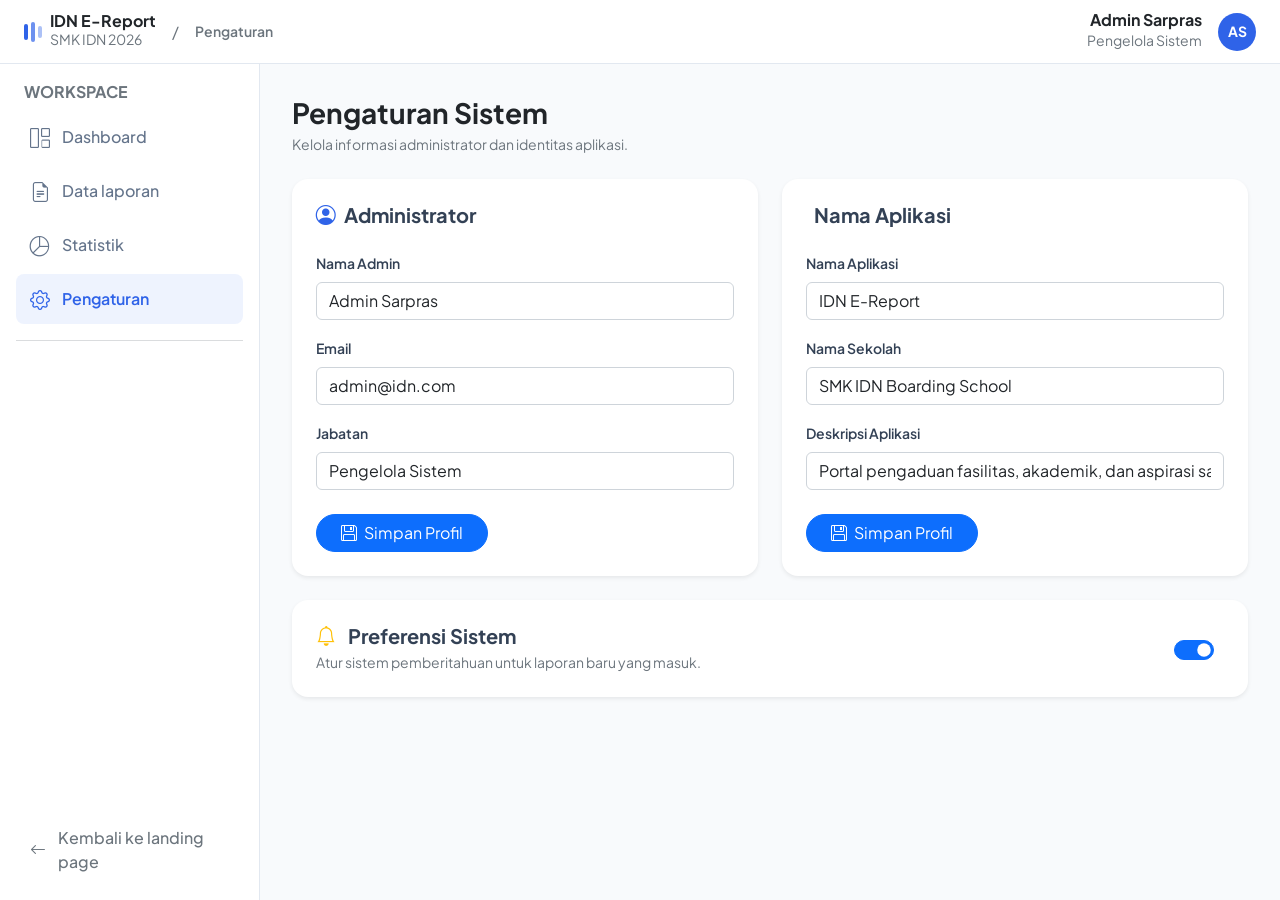
<file: pages/SettingsPage/settings.html>
<!DOCTYPE html>
<html lang="id">
<head>
    <meta charset="UTF-8">
    <meta name="viewport" content="width=device-width, initial-scale=1.0">
    <title>Pengaturan | IDN E-Report</title>
    
    <!-- Google Fonts -->
    <link rel="preconnect" href="https://fonts.googleapis.com">
    <link rel="preconnect" href="https://fonts.gstatic.com" crossorigin>
    <link href="https://fonts.googleapis.com/css2?family=Plus+Jakarta+Sans:wght@400;500;600;700;800&display=swap" rel="stylesheet">
    
    <!-- Bootstrap 5.3 CSS & Icons -->
    <link href="../../assets/bootstrap/css/bootstrap.min.css" rel="stylesheet">
    <link rel="stylesheet" href="https://cdn.jsdelivr.net/npm/bootstrap-icons@1.11.3/font/bootstrap-icons.min.css">
    <link rel="stylesheet" href="settings.css">
</head>
<body class="app-body">

    <!-- Topbar -->
    <header class="app-topbar sticky-top d-flex align-items-center justify-content-between px-3 px-md-4">
        <div class="d-flex align-items-center gap-3">
            <a class="text-decoration-none d-flex align-items-center gap-2" href="../../index.html">
                <span class="brand-mark" aria-hidden="true"><span></span><span></span><span></span></span>
                <span class="d-flex flex-column leading-tight">
                    <strong class="lh-1 fs-6 text-dark">IDN E-Report</strong>
                    <small class="text-muted fs-8">SMK IDN 2026</small>
                </span>
            </a>
            <span class="text-muted d-none d-sm-inline">/</span>
            <span class="text-secondary fw-semibold small d-none d-sm-inline">Pengaturan</span>
        </div>

        <div class="d-flex align-items-center gap-3">
            <div class="text-end d-none d-sm-block">
                <strong class="d-block fs-7 lh-1 text-dark">Admin Sarpras</strong>
                <small class="text-muted fs-8">Pengelola Sistem</small>
            </div>
            <span class="avatar-circle">AS</span>
        </div>
    </header>

    <div class="d-flex">
        <!-- Sidebar Navigation -->
        <aside class="sidebar d-none d-lg-flex flex-column p-3">
            <p class="text-uppercase text-muted fw-bold fs-8 mb-2 px-2">Workspace</p>
            <nav class="nav flex-column gap-1" aria-label="Menu dashboard">
                <a class="nav-link" href="../DashboardPage/dashboard.html">
                    <i class="bi bi-grid-1x2 fs-5"></i>
                    <span>Dashboard</span>
                </a>
                <a class="nav-link" href="../ReportsPage/reports.html">
                    <i class="bi bi-file-earmark-text fs-5"></i>
                    <span>Data laporan</span>
                </a>
                <a class="nav-link" href="../StatisticPage/statistic.html">
                    <i class="bi bi-pie-chart fs-5"></i>
                    <span>Statistik</span>
                </a>
                <a class="nav-link active" href="../SettingsPage/settings.html">
                    <i class="bi bi-gear fs-5"></i>
                    <span>Pengaturan</span>
                </a>
            </nav>

            <hr class="my-3 text-muted">

            <a class="nav-link text-secondary mt-auto" href="../../index.html">
                <i class="bi bi-arrow-left"></i>
                <span>Kembali ke landing page</span>
            </a>
        </aside>

        <!-- Main Content -->
        <main class="content-area">
            <!-- Mobile Offcanvas Sidebar Toggle -->
            <div class="d-lg-none mb-3">
                <button class="btn btn-outline-secondary btn-sm" type="button" data-bs-toggle="offcanvas" data-bs-target="#mobileSidebar">
                    <i class="bi bi-list me-1"></i> Menu Sidebar
                </button>
            </div>

            <!-- Page Title -->
            <div class="mb-4">
                <h1 class="h3 fw-bold text-dark mb-1">Pengaturan Sistem</h1>
                <p class="text-secondary small mb-0">Kelola informasi administrator dan identitas aplikasi.</p>
            </div>

            <div class="row g-4">
                <!-- Administrator Card -->
                <div class="col-lg-6">
                    <div class="card h-100 border-0 shadow-sm rounded-4">
                        <div class="card-header bg-transparent border-0 pt-4 px-4 pb-0">
                            <h5 class="fw-bold mb-0"><i class="bi bi-person-circle text-primary me-2"></i>Administrator</h5>
                        </div>
                        <div class="card-body p-4">
                            <form action="">
                                <div class="mb-3">
                                    <label class="form-label small fw-semibold">Nama Admin</label>
                                    <input type="text" value="Admin Sarpras" class="form-control">
                                </div>
                                <div class="mb-3">
                                    <label class="form-label small fw-semibold">Email</label>
                                    <input type="text" value="admin@idn.com" class="form-control">
                                </div>
                                <div class="mb-4">
                                    <label class="form-label small fw-semibold">Jabatan</label>
                                    <input type="text" value="Pengelola Sistem" class="form-control">
                                </div>
                                <button class="btn btn-primary rounded-pill px-4">
                                    <i class="bi bi-floppy me-1"></i> Simpan Profil
                                </button>
                            </form>
                        </div>
                    </div>
                </div>

                <!-- Nama Aplikasi Card -->
                <div class="col-lg-6">
                    <div class="card h-100 border-0 shadow-sm rounded-4">
                        <div class="card-header bg-transparent border-0 pt-4 px-4 pb-0">
                            <h5 class="fw-bold mb-0"><i class="bi bi-window-app text-success me-2"></i>Nama Aplikasi</h5>
                        </div>
                        <div class="card-body p-4">
                            <form action="">
                                <div class="mb-3">
                                    <label class="form-label small fw-semibold">Nama Aplikasi</label>
                                    <input type="text" value="IDN E-Report" class="form-control">
                                </div>
                                <div class="mb-3">
                                    <label class="form-label small fw-semibold">Nama Sekolah</label>
                                    <input type="text" value="SMK IDN Boarding School" class="form-control">
                                </div>
                                <div class="mb-4">
                                    <label class="form-label small fw-semibold">Deskripsi Aplikasi</label>
                                    <input type="text" value="Portal pengaduan fasilitas, akademik, dan aspirasi santri" class="form-control">
                                </div>
                                <button class="btn btn-primary rounded-pill px-4">
                                    <i class="bi bi-floppy me-1"></i> Simpan Profil
                                </button>
                            </form>
                        </div>
                    </div>
                </div>

                <!-- Preferensi Sistem Card -->
                <div class="col-lg-12">
                    <div class="card border-0 shadow-sm rounded-4">
                        <div class="card-body p-4">
                            <div class="d-flex justify-content-between align-items-center">
                                <div>
                                    <h5 class="fw-bold mb-1">
                                        <i class="bi bi-bell text-warning me-2"></i>
                                        Preferensi Sistem
                                    </h5>
                                    <p class="text-secondary small mb-0">Atur sistem pemberitahuan untuk laporan baru yang masuk.</p>
                                </div>
                                <div class="form-check form-switch fs-5">
                                    <input type="checkbox" class="form-check-input" checked role="switch" id="notifSwitch">
                                    <label class="form-check-label visually-hidden" for="notifSwitch">Aktifkan Notifikasi</label>
                                </div>
                            </div>
                        </div>
                    </div>
                </div>
            </div>
        </main>
    </div>

    <!-- Mobile Offcanvas Sidebar -->
    <div class="offcanvas offcanvas-start" tabindex="-1" id="mobileSidebar">
        <div class="offcanvas-header border-bottom">
            <h5 class="offcanvas-title fw-bold">Menu Navigation</h5>
            <button type="button" class="btn-close" data-bs-dismiss="offcanvas" aria-label="Close"></button>
        </div>
        <div class="offcanvas-body p-3">
            <nav class="nav flex-column gap-1">
                <a class="nav-link text-secondary" href="../DashboardPage/dashboard.html"><i class="bi bi-grid-1x2 me-2"></i> Dashboard</a>
                <a class="nav-link text-secondary" href="../ReportsPage/reports.html"><i class="bi bi-file-earmark-text me-2"></i> Data laporan</a>
                <a class="nav-link text-secondary" href="../StatisticPage/statistic.html"><i class="bi bi-pie-chart me-2"></i> Statistik</a>
                <a class="nav-link active text-primary fw-bold" href="../SettingsPage/settings.html"><i class="bi bi-gear me-2"></i> Pengaturan</a>
            </nav>
            <hr>
            <a class="nav-link text-secondary" href="../../index.html"><i class="bi bi-arrow-left me-2"></i> Kembali ke landing page</a>
        </div>
    </div>

    <!-- Bootstrap 5.3 JS Bundle -->
    <script src="../../assets/bootstrap/js/bootstrap.bundle.min.js"></script>
</body>
</html>
</file>
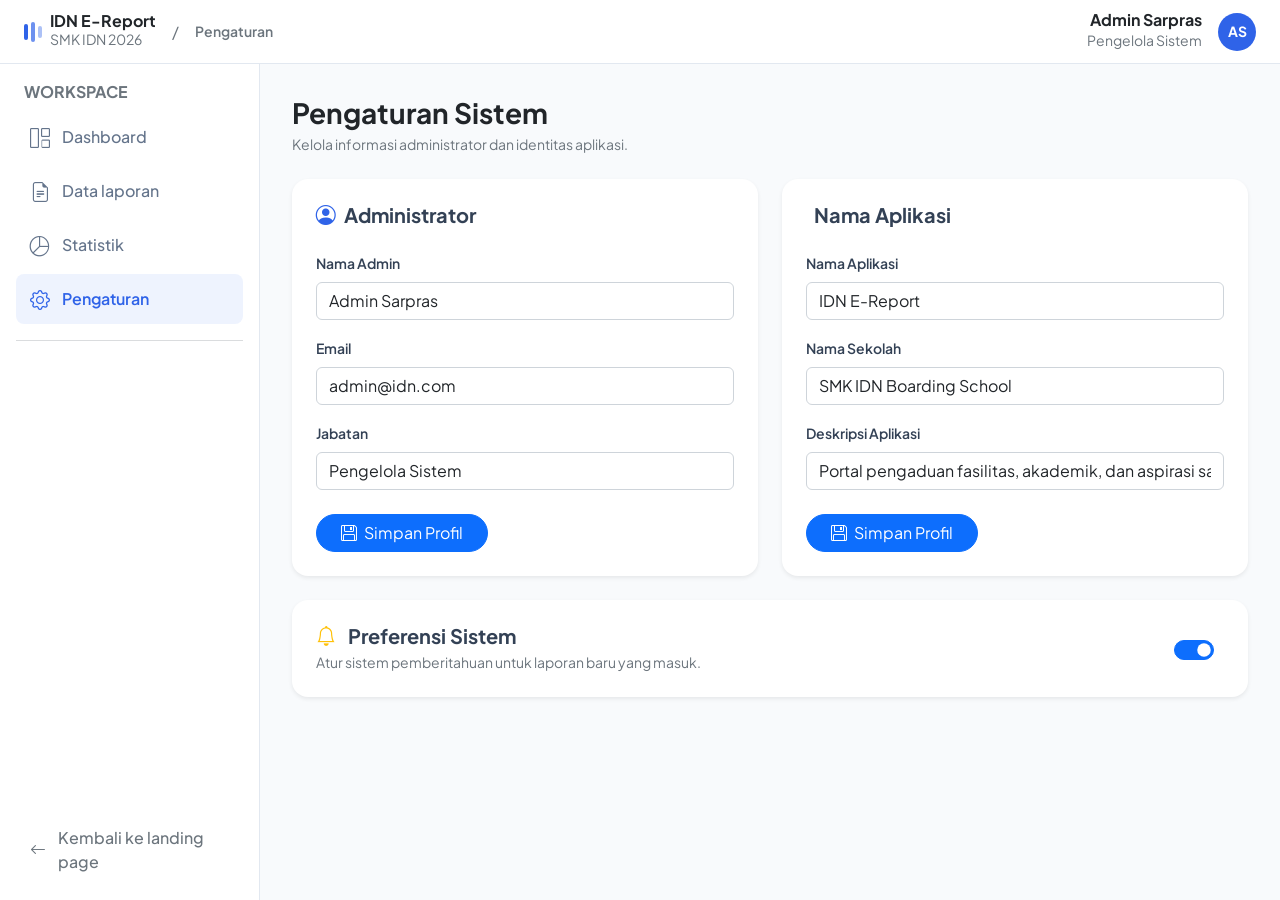
<file: pages/SettingsScreen/settings.html>
<!DOCTYPE html>
<html lang="id">
<head>
    <meta charset="UTF-8">
    <meta name="viewport" content="width=device-width, initial-scale=1.0">
    <title>Pengaturan | IDN E-Report</title>
    
    <!-- Google Fonts -->
    <link rel="preconnect" href="https://fonts.googleapis.com">
    <link rel="preconnect" href="https://fonts.gstatic.com" crossorigin>
    <link href="https://fonts.googleapis.com/css2?family=Plus+Jakarta+Sans:wght@400;500;600;700;800&display=swap" rel="stylesheet">
    
    <!-- Bootstrap 5.3 CSS & Icons -->
    <link href="../../assets/bootstrap/css/bootstrap.min.css" rel="stylesheet">
    <link rel="stylesheet" href="https://cdn.jsdelivr.net/npm/bootstrap-icons@1.11.3/font/bootstrap-icons.min.css">
    <link rel="stylesheet" href="settings.css">
</head>
<body class="app-body">

    <!-- Topbar -->
    <header class="app-topbar sticky-top d-flex align-items-center justify-content-between px-3 px-md-4">
        <div class="d-flex align-items-center gap-3">
            <a class="text-decoration-none d-flex align-items-center gap-2" href="../../index.html">
                <span class="brand-mark" aria-hidden="true"><span></span><span></span><span></span></span>
                <span class="d-flex flex-column leading-tight">
                    <strong class="lh-1 fs-6 text-dark">IDN E-Report</strong>
                    <small class="text-muted fs-8">SMK IDN 2026</small>
                </span>
            </a>
            <span class="text-muted d-none d-sm-inline">/</span>
            <span class="text-secondary fw-semibold small d-none d-sm-inline">Pengaturan</span>
        </div>

        <div class="d-flex align-items-center gap-3">
            <div class="text-end d-none d-sm-block">
                <strong class="d-block fs-7 lh-1 text-dark">Admin Sarpras</strong>
                <small class="text-muted fs-8">Pengelola Sistem</small>
            </div>
            <span class="avatar-circle">AS</span>
        </div>
    </header>

    <div class="d-flex">
        <!-- Sidebar Navigation -->
        <aside class="sidebar d-none d-lg-flex flex-column p-3">
            <p class="text-uppercase text-muted fw-bold fs-8 mb-2 px-2">Workspace</p>
            <nav class="nav flex-column gap-1" aria-label="Menu dashboard">
                <a class="nav-link" href="../DashboardScreen/dashboard.html">
                    <i class="bi bi-grid-1x2 fs-5"></i>
                    <span>Dashboard</span>
                </a>
                <a class="nav-link" href="../ReportsScreen/reports.html">
                    <i class="bi bi-file-earmark-text fs-5"></i>
                    <span>Data laporan</span>
                </a>
                <a class="nav-link" href="../StatisticScreen/statistic.html">
                    <i class="bi bi-pie-chart fs-5"></i>
                    <span>Statistik</span>
                </a>
                <a class="nav-link active" href="../SettingsScreen/settings.html">
                    <i class="bi bi-gear fs-5"></i>
                    <span>Pengaturan</span>
                </a>
            </nav>

            <hr class="my-3 text-muted">

            <a class="nav-link text-secondary mt-auto" href="../../index.html">
                <i class="bi bi-arrow-left"></i>
                <span>Kembali ke landing page</span>
            </a>
        </aside>

        <!-- Main Content -->
        <main class="content-area">
            <!-- Mobile Offcanvas Sidebar Toggle -->
            <div class="d-lg-none mb-3">
                <button class="btn btn-outline-secondary btn-sm" type="button" data-bs-toggle="offcanvas" data-bs-target="#mobileSidebar">
                    <i class="bi bi-list me-1"></i> Menu Sidebar
                </button>
            </div>

            <!-- Page Title -->
            <div class="mb-4">
                <h1 class="h3 fw-bold text-dark mb-1">Pengaturan Sistem</h1>
                <p class="text-secondary small mb-0">Kelola informasi administrator dan identitas aplikasi.</p>
            </div>

            <div class="row g-4">
                <!-- Administrator Card -->
                <div class="col-lg-6">
                    <div class="card h-100 border-0 shadow-sm rounded-4">
                        <div class="card-header bg-transparent border-0 pt-4 px-4 pb-0">
                            <h5 class="fw-bold mb-0"><i class="bi bi-person-circle text-primary me-2"></i>Administrator</h5>
                        </div>
                        <div class="card-body p-4">
                            <form action="">
                                <div class="mb-3">
                                    <label class="form-label small fw-semibold">Nama Admin</label>
                                    <input type="text" value="Admin Sarpras" class="form-control">
                                </div>
                                <div class="mb-3">
                                    <label class="form-label small fw-semibold">Email</label>
                                    <input type="text" value="admin@idn.com" class="form-control">
                                </div>
                                <div class="mb-4">
                                    <label class="form-label small fw-semibold">Jabatan</label>
                                    <input type="text" value="Pengelola Sistem" class="form-control">
                                </div>
                                <button class="btn btn-primary rounded-pill px-4">
                                    <i class="bi bi-floppy me-1"></i> Simpan Profil
                                </button>
                            </form>
                        </div>
                    </div>
                </div>

                <!-- Nama Aplikasi Card -->
                <div class="col-lg-6">
                    <div class="card h-100 border-0 shadow-sm rounded-4">
                        <div class="card-header bg-transparent border-0 pt-4 px-4 pb-0">
                            <h5 class="fw-bold mb-0"><i class="bi bi-window-app text-success me-2"></i>Nama Aplikasi</h5>
                        </div>
                        <div class="card-body p-4">
                            <form action="">
                                <div class="mb-3">
                                    <label class="form-label small fw-semibold">Nama Aplikasi</label>
                                    <input type="text" value="IDN E-Report" class="form-control">
                                </div>
                                <div class="mb-3">
                                    <label class="form-label small fw-semibold">Nama Sekolah</label>
                                    <input type="text" value="SMK IDN Boarding School" class="form-control">
                                </div>
                                <div class="mb-4">
                                    <label class="form-label small fw-semibold">Deskripsi Aplikasi</label>
                                    <input type="text" value="Portal pengaduan fasilitas, akademik, dan aspirasi santri" class="form-control">
                                </div>
                                <button class="btn btn-primary rounded-pill px-4">
                                    <i class="bi bi-floppy me-1"></i> Simpan Profil
                                </button>
                            </form>
                        </div>
                    </div>
                </div>

                <!-- Preferensi Sistem Card -->
                <div class="col-lg-12">
                    <div class="card border-0 shadow-sm rounded-4">
                        <div class="card-body p-4">
                            <div class="d-flex justify-content-between align-items-center">
                                <div>
                                    <h5 class="fw-bold mb-1">
                                        <i class="bi bi-bell text-warning me-2"></i>
                                        Preferensi Sistem
                                    </h5>
                                    <p class="text-secondary small mb-0">Atur sistem pemberitahuan untuk laporan baru yang masuk.</p>
                                </div>
                                <div class="form-check form-switch fs-5">
                                    <input type="checkbox" class="form-check-input" checked role="switch" id="notifSwitch">
                                    <label class="form-check-label visually-hidden" for="notifSwitch">Aktifkan Notifikasi</label>
                                </div>
                            </div>
                        </div>
                    </div>
                </div>
            </div>
        </main>
    </div>

    <!-- Mobile Offcanvas Sidebar -->
    <div class="offcanvas offcanvas-start" tabindex="-1" id="mobileSidebar">
        <div class="offcanvas-header border-bottom">
            <h5 class="offcanvas-title fw-bold">Menu Navigation</h5>
            <button type="button" class="btn-close" data-bs-dismiss="offcanvas" aria-label="Close"></button>
        </div>
        <div class="offcanvas-body p-3">
            <nav class="nav flex-column gap-1">
                <a class="nav-link text-secondary" href="../DashboardScreen/dashboard.html"><i class="bi bi-grid-1x2 me-2"></i> Dashboard</a>
                <a class="nav-link text-secondary" href="../ReportsScreen/reports.html"><i class="bi bi-file-earmark-text me-2"></i> Data laporan</a>
                <a class="nav-link text-secondary" href="../StatisticScreen/statistic.html"><i class="bi bi-pie-chart me-2"></i> Statistik</a>
                <a class="nav-link active text-primary fw-bold" href="../SettingsScreen/settings.html"><i class="bi bi-gear me-2"></i> Pengaturan</a>
            </nav>
            <hr>
            <a class="nav-link text-secondary" href="../../index.html"><i class="bi bi-arrow-left me-2"></i> Kembali ke landing page</a>
        </div>
    </div>

    <!-- Bootstrap 5.3 JS Bundle -->
    <script src="../../assets/bootstrap/js/bootstrap.bundle.min.js"></script>
</body>
</html>
</file>
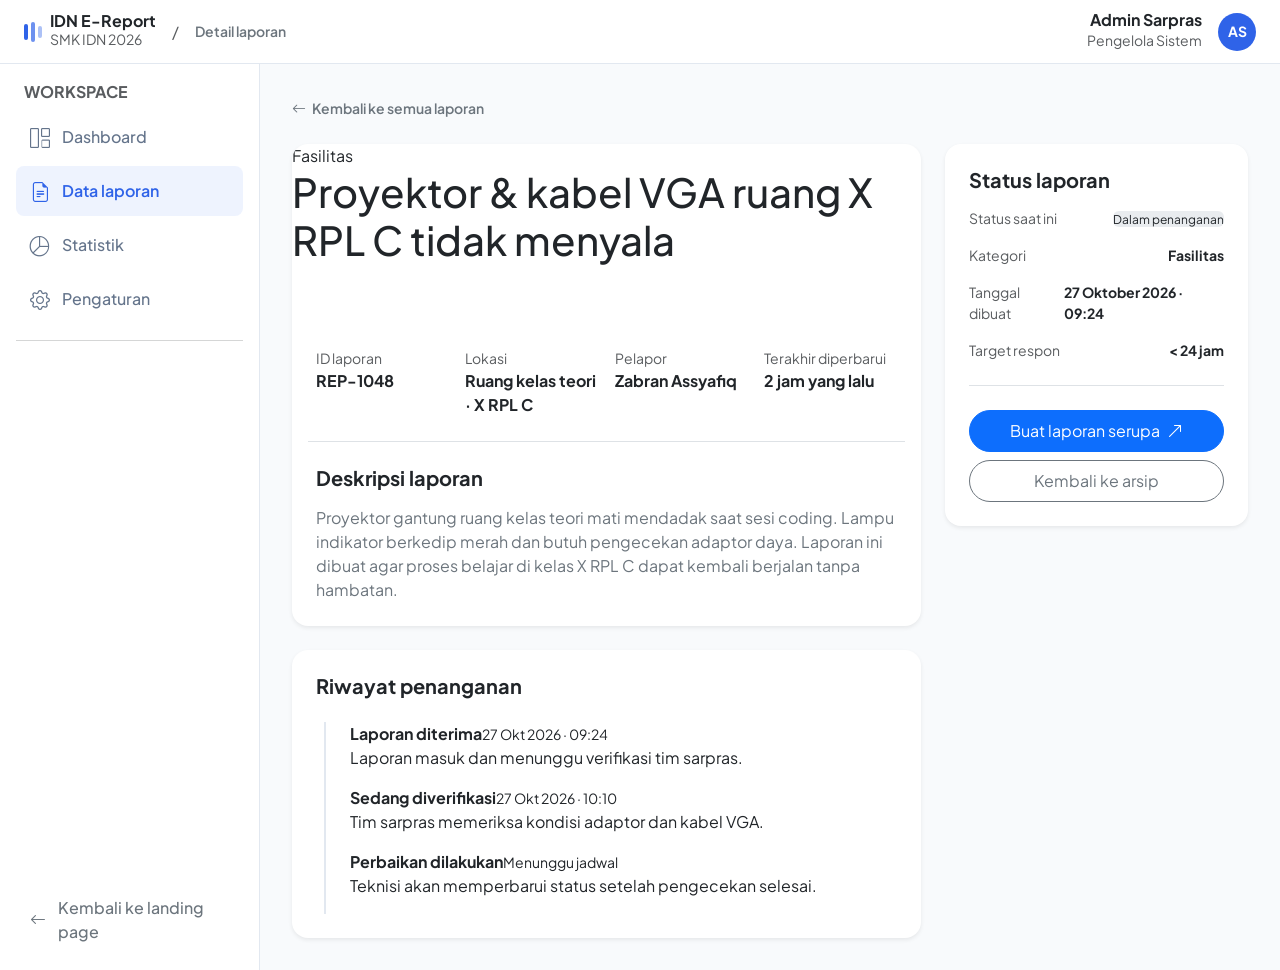
<file: pages/SingleReportPage/single-report.html>
<!DOCTYPE html>
<html lang="id">
<head>
    <meta charset="UTF-8">
    <meta name="viewport" content="width=device-width, initial-scale=1.0">
    <title>Detail laporan | IDN E-Report</title>
    <link rel="preconnect" href="https://fonts.googleapis.com">
    <link rel="preconnect" href="https://fonts.gstatic.com" crossorigin>
    <link href="https://fonts.googleapis.com/css2?family=Plus+Jakarta+Sans:wght@400;500;600;700;800&display=swap" rel="stylesheet">
    <link href="https://cdn.jsdelivr.net/npm/bootstrap@5.3.3/dist/css/bootstrap.min.css" rel="stylesheet">
    <link rel="stylesheet" href="https://cdn.jsdelivr.net/npm/bootstrap-icons@1.11.3/font/bootstrap-icons.min.css">
    <link rel="stylesheet" href="single-report.css">
</head>
<body class="app-body">

    <!-- Topbar -->
    <header class="app-topbar sticky-top d-flex align-items-center justify-content-between px-3 px-md-4">
        <div class="d-flex align-items-center gap-3">
            <a class="text-decoration-none d-flex align-items-center gap-2" href="../../index.html">
                <span class="brand-mark" aria-hidden="true"><span></span><span></span><span></span></span>
                <span class="d-flex flex-column leading-tight">
                    <strong class="lh-1 fs-6 text-dark">IDN E-Report</strong>
                    <small class="text-muted fs-8">SMK IDN 2026</small>
                </span>
            </a>
            <span class="text-muted d-none d-sm-inline">/</span>
            <span class="text-secondary fw-semibold small d-none d-sm-inline">Detail laporan</span>
        </div>

        <div class="d-flex align-items-center gap-3">
            <div class="text-end d-none d-sm-block">
                <strong class="d-block fs-7 lh-1 text-dark">Admin Sarpras</strong>
                <small class="text-muted fs-8">Pengelola Sistem</small>
            </div>
            <span class="avatar-circle">AS</span>
        </div>
    </header>

    <div class="d-flex">
        <!-- Sidebar Navigation -->
        <aside class="sidebar d-none d-lg-flex flex-column p-3">
            <p class="text-uppercase text-muted fw-bold fs-8 mb-2 px-2">Workspace</p>
            <nav class="nav flex-column gap-1" aria-label="Menu dashboard">
                <a class="nav-link" href="../DashboardPage/dashboard.html">
                    <i class="bi bi-grid-1x2 fs-5"></i>
                    <span>Dashboard</span>
                </a>
                <a class="nav-link active" href="../ReportsPage/reports.html">
                    <i class="bi bi-file-earmark-text fs-5"></i>
                    <span>Data laporan</span>
                </a>
                <a class="nav-link" href="../StatisticPage/statistic.html">
                    <i class="bi bi-pie-chart fs-5"></i>
                    <span>Statistik</span>
                </a>
                <a class="nav-link" href="../SettingsPage/settings.html">
                    <i class="bi bi-gear fs-5"></i>
                    <span>Pengaturan</span>
                </a>
            </nav>

            <hr class="my-3 text-muted">

            <a class="nav-link text-secondary mt-auto" href="../../index.html">
                <i class="bi bi-arrow-left"></i>
                <span>Kembali ke landing page</span>
            </a>
        </aside>

        <!-- Main Content -->
        <main class="content-area" data-report-detail>
            <!-- Mobile Offcanvas Sidebar Toggle -->
            <div class="d-lg-none mb-3">
                <button class="btn btn-outline-secondary btn-sm" type="button" data-bs-toggle="offcanvas" data-bs-target="#mobileSidebar">
                    <i class="bi bi-list me-1"></i> Menu Sidebar
                </button>
            </div>

            <!-- Back Link -->
            <div class="mb-4">
                <a href="../ReportsPage/reports.html" class="text-decoration-none text-secondary fw-semibold small">
                    <i class="bi bi-arrow-left me-1"></i> Kembali ke semua laporan
                </a>
            </div>

            <!-- Detail Layout Grid -->
            <div class="row g-4">
                <!-- Left Column (Hero & Timeline) -->
                <div class="col-lg-8">
                    <!-- Detail Hero Card -->
                    <article class="card border-0 shadow-sm rounded-4 overflow-hidden mb-4">
                        <div class="detail-banner bg-light p-5 text-center text-muted" data-detail-banner style="min-height: 180px; background-size: cover; background-position: center;">
                            <!-- Banner gambar/ilustrasi laporan dimuat dinamis lewat app.js -->
                        </div>
                        <div class="card-body p-4 p-md-4">
                            <!-- Meta Data Grid -->
                            <div class="row row-cols-2 row-cols-md-4 g-3 pb-4 mb-4 border-bottom">
                                <div class="col">
                                    <small class="text-muted d-block fs-8">ID laporan</small>
                                    <strong class="text-dark" data-detail-id>REP-1048</strong>
                                </div>
                                <div class="col">
                                    <small class="text-muted d-block fs-8">Lokasi</small>
                                    <strong class="text-dark" data-detail-location>Ruang kelas teori</strong>
                                </div>
                                <div class="col">
                                    <small class="text-muted d-block fs-8">Pelapor</small>
                                    <strong class="text-dark" data-detail-reporter>Baraa Abyan</strong>
                                </div>
                                <div class="col">
                                    <small class="text-muted d-block fs-8">Terakhir diperbarui</small>
                                    <strong class="text-dark" data-detail-updated>2 jam yang lalu</strong>
                                </div>
                            </div>

                            <!-- Description -->
                            <div class="detail-description">
                                <h5 class="fw-bold mb-3">Deskripsi laporan</h5>
                                <p class="text-secondary mb-0" data-detail-description></p>
                            </div>
                        </div>
                    </article>

                    <!-- Timeline Riwayat Penanganan -->
                    <article class="card border-0 shadow-sm rounded-4 p-4 timeline-panel">
                        <h5 class="fw-bold mb-4">Riwayat penanganan</h5>
                        <div class="timeline" data-detail-timeline>
                            <!-- Konten timeline diisi dinamis oleh app.js -->
                        </div>
                    </article>
                </div>

                <!-- Right Column (Side Panel Status & Actions) -->
                <div class="col-lg-4">
                    <div class="card border-0 shadow-sm rounded-4 p-4 sticky-top" style="top: 5rem;">
                        <h5 class="fw-bold mb-3">Status laporan</h5>
                        
                        <div class="d-flex flex-column gap-3 pb-4 mb-4 border-bottom small">
                            <div class="d-flex justify-content-between align-items-center">
                                <span class="text-muted">Status saat ini</span>
                                <span class="badge bg-warning-subtle text-warning-emphasis px-3 py-2 rounded-pill fw-semibold" data-detail-status>Dalam penanganan</span>
                            </div>
                            <div class="d-flex justify-content-between align-items-center">
                                <span class="text-muted">Kategori</span>
                                <strong class="text-dark" data-detail-category>Fasilitas</strong>
                            </div>
                            <div class="d-flex justify-content-between align-items-center">
                                <span class="text-muted">Tanggal dibuat</span>
                                <strong class="text-dark" data-detail-date>27 Oktober 2026 · 09:24</strong>
                            </div>
                            <div class="d-flex justify-content-between align-items-center">
                                <span class="text-muted">Target respon</span>
                                <strong class="text-dark">&lt; 24 jam</strong>
                            </div>
                        </div>

                        <div class="d-flex flex-column gap-2">
                            <a class="btn btn-primary rounded-pill py-2 w-100" href="../DashboardPage/dashboard.html#new-report">
                                Buat laporan serupa <i class="bi bi-arrow-up-right ms-1"></i>
                            </a>
                            <a class="btn btn-outline-secondary rounded-pill py-2 w-100" href="../ReportsPage/reports.html">
                                Kembali ke arsip
                            </a>
                        </div>
                    </div>
                </div>
            </div>
        </main>
    </div>

    <!-- Mobile Offcanvas Sidebar -->
    <div class="offcanvas offcanvas-start" tabindex="-1" id="mobileSidebar">
        <div class="offcanvas-header border-bottom">
            <h5 class="offcanvas-title fw-bold">Menu Navigation</h5>
            <button type="button" class="btn-close" data-bs-dismiss="offcanvas" aria-label="Close"></button>
        </div>
        <div class="offcanvas-body p-3">
            <nav class="nav flex-column gap-1">
                <a class="nav-link text-secondary" href="../DashboardPage/dashboard.html"><i class="bi bi-grid-1x2 me-2"></i> Dashboard</a>
                <a class="nav-link text-primary fw-bold" href="../ReportsPage/reports.html"><i class="bi bi-file-earmark-text me-2"></i> Data laporan</a>
                <a class="nav-link text-secondary" href="../StatisticPage/statistic.html"><i class="bi bi-pie-chart me-2"></i> Statistik</a>
                <a class="nav-link text-secondary" href="../SettingsPage/settings.html"><i class="bi bi-gear me-2"></i> Pengaturan</a>
            </nav>
            <hr>
            <a class="nav-link text-secondary" href="../../index.html"><i class="bi bi-arrow-left me-2"></i> Kembali ke landing page</a>
        </div>
    </div>

    <!-- Bootstrap 5.3 JS Bundle -->
    <script src="https://cdn.jsdelivr.net/npm/bootstrap@5.3.3/dist/js/bootstrap.bundle.min.js"></script>
    <script src="../../js/app.js"></script>
</body>
</html>
</file>
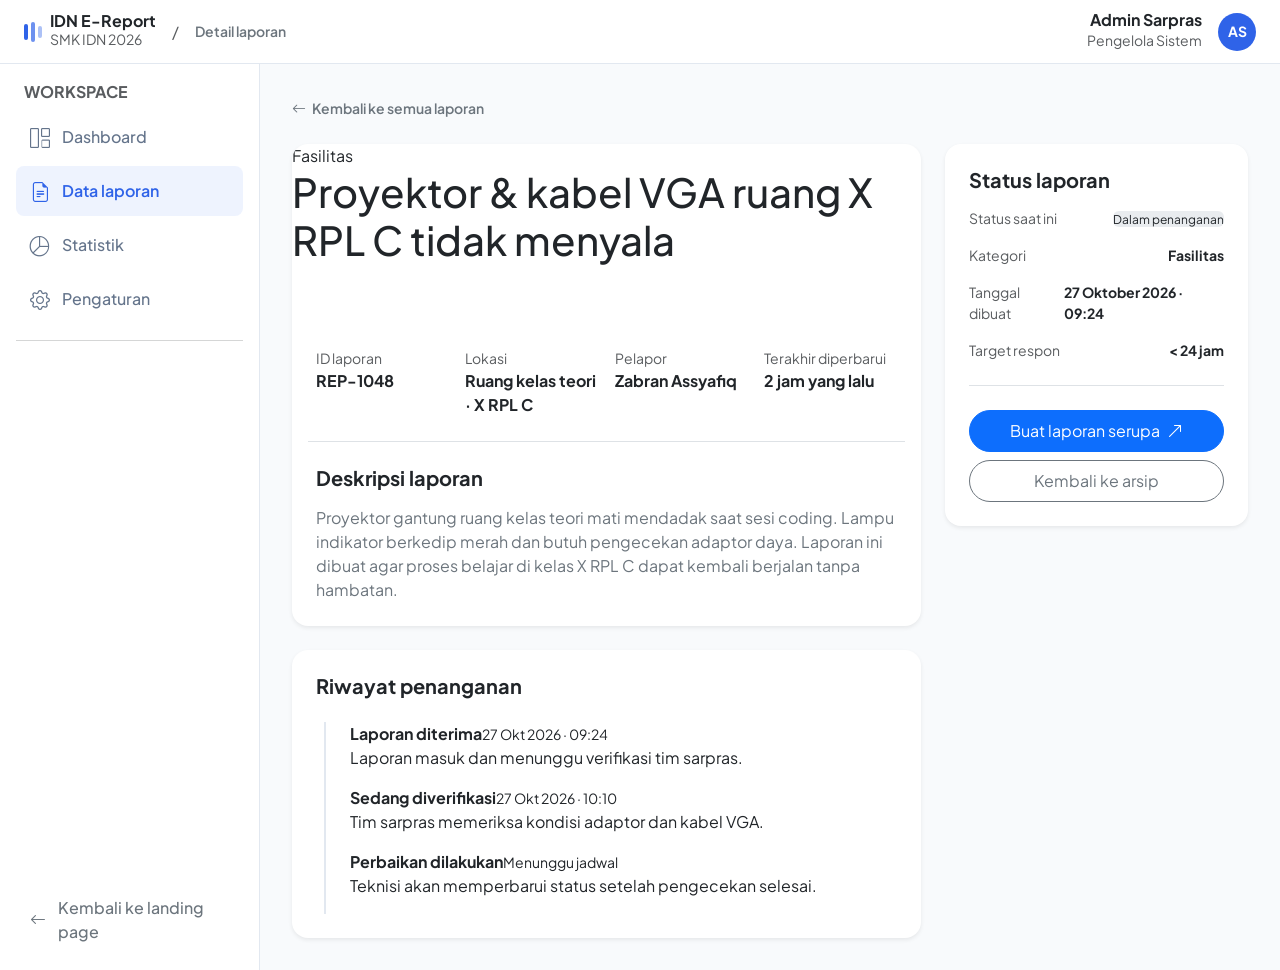
<file: pages/SingleReportScreen/single-report.html>
<!DOCTYPE html>
<html lang="id">
<head>
    <meta charset="UTF-8">
    <meta name="viewport" content="width=device-width, initial-scale=1.0">
    <title>Detail laporan | IDN E-Report</title>
    <link rel="preconnect" href="https://fonts.googleapis.com">
    <link rel="preconnect" href="https://fonts.gstatic.com" crossorigin>
    <link href="https://fonts.googleapis.com/css2?family=Plus+Jakarta+Sans:wght@400;500;600;700;800&display=swap" rel="stylesheet">
    <link href="https://cdn.jsdelivr.net/npm/bootstrap@5.3.3/dist/css/bootstrap.min.css" rel="stylesheet">
    <link rel="stylesheet" href="https://cdn.jsdelivr.net/npm/bootstrap-icons@1.11.3/font/bootstrap-icons.min.css">
    <link rel="stylesheet" href="single-report.css">
</head>
<body class="app-body">

    <!-- Topbar -->
    <header class="app-topbar sticky-top d-flex align-items-center justify-content-between px-3 px-md-4">
        <div class="d-flex align-items-center gap-3">
            <a class="text-decoration-none d-flex align-items-center gap-2" href="../../index.html">
                <span class="brand-mark" aria-hidden="true"><span></span><span></span><span></span></span>
                <span class="d-flex flex-column leading-tight">
                    <strong class="lh-1 fs-6 text-dark">IDN E-Report</strong>
                    <small class="text-muted fs-8">SMK IDN 2026</small>
                </span>
            </a>
            <span class="text-muted d-none d-sm-inline">/</span>
            <span class="text-secondary fw-semibold small d-none d-sm-inline">Detail laporan</span>
        </div>

        <div class="d-flex align-items-center gap-3">
            <div class="text-end d-none d-sm-block">
                <strong class="d-block fs-7 lh-1 text-dark">Admin Sarpras</strong>
                <small class="text-muted fs-8">Pengelola Sistem</small>
            </div>
            <span class="avatar-circle">AS</span>
        </div>
    </header>

    <div class="d-flex">
        <!-- Sidebar Navigation -->
        <aside class="sidebar d-none d-lg-flex flex-column p-3">
            <p class="text-uppercase text-muted fw-bold fs-8 mb-2 px-2">Workspace</p>
            <nav class="nav flex-column gap-1" aria-label="Menu dashboard">
                <a class="nav-link" href="../DashboardScreen/dashboard.html">
                    <i class="bi bi-grid-1x2 fs-5"></i>
                    <span>Dashboard</span>
                </a>
                <a class="nav-link active" href="../ReportsScreen/reports.html">
                    <i class="bi bi-file-earmark-text fs-5"></i>
                    <span>Data laporan</span>
                </a>
                <a class="nav-link" href="../StatisticScreen/statistic.html">
                    <i class="bi bi-pie-chart fs-5"></i>
                    <span>Statistik</span>
                </a>
                <a class="nav-link" href="../SettingsScreen/settings.html">
                    <i class="bi bi-gear fs-5"></i>
                    <span>Pengaturan</span>
                </a>
            </nav>

            <hr class="my-3 text-muted">

            <a class="nav-link text-secondary mt-auto" href="../../index.html">
                <i class="bi bi-arrow-left"></i>
                <span>Kembali ke landing page</span>
            </a>
        </aside>

        <!-- Main Content -->
        <main class="content-area" data-report-detail>
            <!-- Mobile Offcanvas Sidebar Toggle -->
            <div class="d-lg-none mb-3">
                <button class="btn btn-outline-secondary btn-sm" type="button" data-bs-toggle="offcanvas" data-bs-target="#mobileSidebar">
                    <i class="bi bi-list me-1"></i> Menu Sidebar
                </button>
            </div>

            <!-- Back Link -->
            <div class="mb-4">
                <a href="../ReportsScreen/reports.html" class="text-decoration-none text-secondary fw-semibold small">
                    <i class="bi bi-arrow-left me-1"></i> Kembali ke semua laporan
                </a>
            </div>

            <!-- Detail Layout Grid -->
            <div class="row g-4">
                <!-- Left Column (Hero & Timeline) -->
                <div class="col-lg-8">
                    <!-- Detail Hero Card -->
                    <article class="card border-0 shadow-sm rounded-4 overflow-hidden mb-4">
                        <div class="detail-banner bg-light p-5 text-center text-muted" data-detail-banner style="min-height: 180px; background-size: cover; background-position: center;">
                            <!-- Banner gambar/ilustrasi laporan dimuat dinamis lewat app.js -->
                        </div>
                        <div class="card-body p-4 p-md-4">
                            <!-- Meta Data Grid -->
                            <div class="row row-cols-2 row-cols-md-4 g-3 pb-4 mb-4 border-bottom">
                                <div class="col">
                                    <small class="text-muted d-block fs-8">ID laporan</small>
                                    <strong class="text-dark" data-detail-id>REP-1048</strong>
                                </div>
                                <div class="col">
                                    <small class="text-muted d-block fs-8">Lokasi</small>
                                    <strong class="text-dark" data-detail-location>Ruang kelas teori</strong>
                                </div>
                                <div class="col">
                                    <small class="text-muted d-block fs-8">Pelapor</small>
                                    <strong class="text-dark" data-detail-reporter>Baraa Abyan</strong>
                                </div>
                                <div class="col">
                                    <small class="text-muted d-block fs-8">Terakhir diperbarui</small>
                                    <strong class="text-dark" data-detail-updated>2 jam yang lalu</strong>
                                </div>
                            </div>

                            <!-- Description -->
                            <div class="detail-description">
                                <h5 class="fw-bold mb-3">Deskripsi laporan</h5>
                                <p class="text-secondary mb-0" data-detail-description></p>
                            </div>
                        </div>
                    </article>

                    <!-- Timeline Riwayat Penanganan -->
                    <article class="card border-0 shadow-sm rounded-4 p-4 timeline-panel">
                        <h5 class="fw-bold mb-4">Riwayat penanganan</h5>
                        <div class="timeline" data-detail-timeline>
                            <!-- Konten timeline diisi dinamis oleh app.js -->
                        </div>
                    </article>
                </div>

                <!-- Right Column (Side Panel Status & Actions) -->
                <div class="col-lg-4">
                    <div class="card border-0 shadow-sm rounded-4 p-4 sticky-top" style="top: 5rem;">
                        <h5 class="fw-bold mb-3">Status laporan</h5>
                        
                        <div class="d-flex flex-column gap-3 pb-4 mb-4 border-bottom small">
                            <div class="d-flex justify-content-between align-items-center">
                                <span class="text-muted">Status saat ini</span>
                                <span class="badge bg-warning-subtle text-warning-emphasis px-3 py-2 rounded-pill fw-semibold" data-detail-status>Dalam penanganan</span>
                            </div>
                            <div class="d-flex justify-content-between align-items-center">
                                <span class="text-muted">Kategori</span>
                                <strong class="text-dark" data-detail-category>Fasilitas</strong>
                            </div>
                            <div class="d-flex justify-content-between align-items-center">
                                <span class="text-muted">Tanggal dibuat</span>
                                <strong class="text-dark" data-detail-date>27 Oktober 2026 · 09:24</strong>
                            </div>
                            <div class="d-flex justify-content-between align-items-center">
                                <span class="text-muted">Target respon</span>
                                <strong class="text-dark">&lt; 24 jam</strong>
                            </div>
                        </div>

                        <div class="d-flex flex-column gap-2">
                            <a class="btn btn-primary rounded-pill py-2 w-100" href="../DashboardScreen/dashboard.html#new-report">
                                Buat laporan serupa <i class="bi bi-arrow-up-right ms-1"></i>
                            </a>
                            <a class="btn btn-outline-secondary rounded-pill py-2 w-100" href="../ReportsScreen/reports.html">
                                Kembali ke arsip
                            </a>
                        </div>
                    </div>
                </div>
            </div>
        </main>
    </div>

    <!-- Mobile Offcanvas Sidebar -->
    <div class="offcanvas offcanvas-start" tabindex="-1" id="mobileSidebar">
        <div class="offcanvas-header border-bottom">
            <h5 class="offcanvas-title fw-bold">Menu Navigation</h5>
            <button type="button" class="btn-close" data-bs-dismiss="offcanvas" aria-label="Close"></button>
        </div>
        <div class="offcanvas-body p-3">
            <nav class="nav flex-column gap-1">
                <a class="nav-link text-secondary" href="../DashboardScreen/dashboard.html"><i class="bi bi-grid-1x2 me-2"></i> Dashboard</a>
                <a class="nav-link text-primary fw-bold" href="../ReportsScreen/reports.html"><i class="bi bi-file-earmark-text me-2"></i> Data laporan</a>
                <a class="nav-link text-secondary" href="../StatisticScreen/statistic.html"><i class="bi bi-pie-chart me-2"></i> Statistik</a>
                <a class="nav-link text-secondary" href="../SettingsScreen/settings.html"><i class="bi bi-gear me-2"></i> Pengaturan</a>
            </nav>
            <hr>
            <a class="nav-link text-secondary" href="../../index.html"><i class="bi bi-arrow-left me-2"></i> Kembali ke landing page</a>
        </div>
    </div>

    <!-- Bootstrap 5.3 JS Bundle -->
    <script src="https://cdn.jsdelivr.net/npm/bootstrap@5.3.3/dist/js/bootstrap.bundle.min.js"></script>
    <script src="../../js/app.js"></script>
</body>
</html>
</file>
<file: css/style.css>
body {
    background-color: lightgrey;
}

    /* Syle Navbar  */
.topbar {
    background-color: midnightblue;
    min-height: 65px;

}

.brand-light {
    color: lightblue;
}

.admin-profile {
    display: flex;
    color: white;
    align-items: center;
    gap: 12px;
}

.admin-profile span, .admin-profile small {
    display: block;
}

.admin-profile span {
    font-size: 13px;
    font-weight: bold;
}

.admin-profile small {
    color: lightblue;
    font-size: 11px;
}

.admin-avatar {
    background-color: royalblue;
    color: white;
    width: 38px;
    height: 38px;
    display: flex;
    align-items: center;
    justify-content: center;
    border-radius: 30%;
    font-weight: bold;
}

    /* Style Sidebar */
.sidebar {
    background-color: white;
    min-height: calc(100vh - 56px);
    border-right: 1px solid black;
    display: flex;
    flex-direction: column;
}

.menu-link {
    text-decoration: none;
    color: gray;
    padding: 10px;
}

.menu-link.active {
    background-color: lightgray;
    color: blue;
}

/* Style Stat */
.stat-card {
    border: none;
    border-radius: 12px;
    transition: all 0.3s ease;
}

.stat-card:hover {
    transform: translateY(-5px);
    box-shadow: 0px 8px 20px rgba(0, 0, 0, 0.2);
}

.stat-icon {
    width: 48px;
    height: 48px;
    border-radius: 10px;
    background-color: royalblue;
    display: flex;
    justify-content: center;
    align-items: center;
    font-size: 22px;
}

.tabel-laporan thead th {
    color: rgb(27, 27, 117);
    white-space: nowrap;
    font-size: 18px;
    padding: 15px;
}

/* Style Statistic */
.stat-card {
    border: 1px solid lavender;
    border-radius: 18px;
    overflow: hidden;
}

.stat-card .card-body {
    padding: 22px;
}

.stat-atas {
    display: flex;
    justify-content: space-between;
    align-items: center;
    gap: 10px;
}

.stat-label {
    color: slategray;
    font-size: 14px;
}

.lingkaran-progres {
    width: 72px;
    height: 72px;
    border-radius: 50%;
    display: flex;
    align-items: center;
    justify-content: center;
}

.progres-biru {
    background: conic-gradient(
        royalblue 0% 75%,
        aliceblue 75% 100%
    );
}

.progres-hijau {
    background: conic-gradient(
        green 0% 50%,
        aliceblue 50% 100%
    );
}

.isi-lingkaran {
    width: 56px;
    height: 56px;
    background-color: white;
    border-radius: 50%;
    display: flex;
    align-items: center;
    justify-content: center;
}

.garis-progres {
    height: 7px;
    background-color: black;
    margin-top: 22px;
    border-radius: 20px;
}

.isi-garis {
    height: 100%;
}

.garis-biru {
    background-color: royalblue;
}

.garis-hijau {
    background-color: green;
}

.area-grafik {
    position: relative;
}

:root {
    --bs-font-sans-serif: 'Plus Jakarta Sans', sans-serif;
    --bs-primary: #2f63e8;
    --bs-primary-rgb: 47, 99, 232;
}

body {
    font-family: var(--bs-font-sans-serif);
    background-color: #f8fafc;
    color: #334155;
}

/* Brand Styling */
.brand-mark {
    display: inline-flex;
    gap: 3px;
    align-items: center;
}
.brand-mark span {
    width: 4px;
    height: 18px;
    background-color: var(--bs-primary);
    border-radius: 2px;
}
.brand-mark span:nth-child(2) { height: 24px; opacity: 0.7; }
.brand-mark span:nth-child(3) { height: 14px; opacity: 0.4; }

/* Hero & Cards */
.hero-section {
    padding: 5rem 0 4rem;
    background: linear-gradient(180deg, #ffffff 0%, #f8fafc 100%);
}
.dashboard-preview {
    background: #ffffff;
    border: 1px solid #e2e8f0;
    border-radius: 1.25rem;
    box-shadow: 0 20px 25px -5px rgba(0,0,0,0.05), 0 8px 10px -6px rgba(0,0,0,0.01);
}

/* Service & Report Cards */
.service-card, .report-card {
    transition: transform 0.2s ease, box-shadow 0.2s ease;
}
.service-card:hover, .report-card:hover {
    transform: translateY(-4px);
    box-shadow: 0 12px 20px -5px rgba(0,0,0,0.08);
}

/* Status Badges */
.badge-status {
    font-size: 0.75rem;
    padding: 0.35em 0.75em;
    border-radius: 50rem;
}

/* FAQ Accordion Styling */
.accordion-button:not(.collapsed) {
    background-color: rgba(47, 99, 232, 0.08);
    color: var(--bs-primary);
}
.accordion-button:focus {
    box-shadow: none;
    border-color: rgba(47, 99, 232, 0.25);
}
</file>
<file: pages/DashboardPage/dashboard.css>
:root {
    --bs-font-sans-serif: 'Plus Jakarta Sans', sans-serif;
    --bs-primary: #2f63e8;
    --bs-primary-rgb: 47, 99, 232;
}

body {
    font-family: var(--bs-font-sans-serif);
    background-color: #f8fafc;
    color: #334155;
}

/* Topbar & Navbar */
.app-topbar {
    height: 64px;
    background: #ffffff;
    border-bottom: 1px solid #e2e8f0;
}

/* Brand Styling */
.brand-mark {
    display: inline-flex;
    gap: 3px;
    align-items: center;
}
.brand-mark span {
    width: 4px;
    height: 16px;
    background-color: var(--bs-primary);
    border-radius: 2px;
}
.brand-mark span:nth-child(2) { height: 20px; opacity: 0.7; }
.brand-mark span:nth-child(3) { height: 12px; opacity: 0.4; }

/* Layout Sidebar */
.sidebar {
    width: 260px;
    min-height: calc(100vh - 64px);
    background: #ffffff;
    border-right: 1px solid #e2e8f0;
}

.sidebar .nav-link {
    color: #64748b;
    font-weight: 500;
    border-radius: 0.5rem;
    padding: 0.625rem 0.875rem;
    display: flex;
    align-items: center;
    gap: 0.75rem;
    transition: all 0.2s ease;
}

.sidebar .nav-link:hover {
    color: var(--bs-primary);
    background-color: #f1f5f9;
}

.sidebar .nav-link.active {
    color: var(--bs-primary);
    background-color: rgba(47, 99, 232, 0.08);
    font-weight: 600;
}

/* Content Area */
.content-area {
    flex: 1;
    padding: 2rem;
}

.avatar-circle {
    width: 38px;
    height: 38px;
    background-color: var(--bs-primary);
    color: white;
    font-weight: 700;
    display: flex;
    align-items: center;
    justify-content: center;
    border-radius: 50%;
    font-size: 0.875rem;
}

/* Stat Card & Hover Effect */
.stat-card {
    transition: transform 0.2s ease, box-shadow 0.2s ease;
    border: 1px solid #e2e8f0;
}
.stat-card:hover {
    transform: translateY(-3px);
    box-shadow: 0 10px 15px -3px rgba(0, 0, 0, 0.05);
}
</file>
<file: pages/DashboardScreen/dashboard.css>
:root {
    --bs-font-sans-serif: 'Plus Jakarta Sans', sans-serif;
    --bs-primary: #2f63e8;
    --bs-primary-rgb: 47, 99, 232;
}

body {
    font-family: var(--bs-font-sans-serif);
    background-color: #f8fafc;
    color: #334155;
}

/* Topbar & Navbar */
.app-topbar {
    height: 64px;
    background: #ffffff;
    border-bottom: 1px solid #e2e8f0;
}

/* Brand Styling */
.brand-mark {
    display: inline-flex;
    gap: 3px;
    align-items: center;
}
.brand-mark span {
    width: 4px;
    height: 16px;
    background-color: var(--bs-primary);
    border-radius: 2px;
}
.brand-mark span:nth-child(2) { height: 20px; opacity: 0.7; }
.brand-mark span:nth-child(3) { height: 12px; opacity: 0.4; }

/* Layout Sidebar */
.sidebar {
    width: 260px;
    min-height: calc(100vh - 64px);
    background: #ffffff;
    border-right: 1px solid #e2e8f0;
}

.sidebar .nav-link {
    color: #64748b;
    font-weight: 500;
    border-radius: 0.5rem;
    padding: 0.625rem 0.875rem;
    display: flex;
    align-items: center;
    gap: 0.75rem;
    transition: all 0.2s ease;
}

.sidebar .nav-link:hover {
    color: var(--bs-primary);
    background-color: #f1f5f9;
}

.sidebar .nav-link.active {
    color: var(--bs-primary);
    background-color: rgba(47, 99, 232, 0.08);
    font-weight: 600;
}

/* Content Area */
.content-area {
    flex: 1;
    padding: 2rem;
}

.avatar-circle {
    width: 38px;
    height: 38px;
    background-color: var(--bs-primary);
    color: white;
    font-weight: 700;
    display: flex;
    align-items: center;
    justify-content: center;
    border-radius: 50%;
    font-size: 0.875rem;
}

/* Stat Card & Hover Effect */
.stat-card {
    transition: transform 0.2s ease, box-shadow 0.2s ease;
    border: 1px solid #e2e8f0;
}
.stat-card:hover {
    transform: translateY(-3px);
    box-shadow: 0 10px 15px -3px rgba(0, 0, 0, 0.05);
}
</file>
<file: pages/ReportsPage/reports.css>
:root {
    --bs-font-sans-serif: 'Plus Jakarta Sans', sans-serif;
    --bs-primary: #2f63e8;
    --bs-primary-rgb: 47, 99, 232;
}

body {
    font-family: var(--bs-font-sans-serif);
    background-color: #f8fafc;
    color: #334155;
}

/* Topbar & Navbar */
.app-topbar {
    height: 64px;
    background: #ffffff;
    border-bottom: 1px solid #e2e8f0;
}

/* Brand Styling */
.brand-mark {
    display: inline-flex;
    gap: 3px;
    align-items: center;
}
.brand-mark span {
    width: 4px;
    height: 16px;
    background-color: var(--bs-primary);
    border-radius: 2px;
}
.brand-mark span:nth-child(2) { height: 20px; opacity: 0.7; }
.brand-mark span:nth-child(3) { height: 12px; opacity: 0.4; }

/* Layout Sidebar */
.sidebar {
    width: 260px;
    min-height: calc(100vh - 64px);
    background: #ffffff;
    border-right: 1px solid #e2e8f0;
}

.sidebar .nav-link {
    color: #64748b;
    font-weight: 500;
    border-radius: 0.5rem;
    padding: 0.625rem 0.875rem;
    display: flex;
    align-items: center;
    gap: 0.75rem;
    transition: all 0.2s ease;
}

.sidebar .nav-link:hover {
    color: var(--bs-primary);
    background-color: #f1f5f9;
}

.sidebar .nav-link.active {
    color: var(--bs-primary);
    background-color: rgba(47, 99, 232, 0.08);
    font-weight: 600;
}

/* Content Area */
.content-area {
    flex: 1;
    padding: 2rem;
}

/* Report Cards */
.report-card {
    transition: transform 0.2s ease, box-shadow 0.2s ease;
    background: #ffffff;
}
.report-card:hover {
    transform: translateY(-4px);
    box-shadow: 0 12px 20px -5px rgba(0, 0, 0, 0.08) !important;
}

.avatar-circle {
    width: 38px;
    height: 38px;
    background-color: var(--bs-primary);
    color: white;
    font-weight: 700;
    display: flex;
    align-items: center;
    justify-content: center;
    border-radius: 50%;
    font-size: 0.875rem;
}
</file>
<file: pages/ReportsScreen/reports.css>
:root {
    --bs-font-sans-serif: 'Plus Jakarta Sans', sans-serif;
    --bs-primary: #2f63e8;
    --bs-primary-rgb: 47, 99, 232;
}

body {
    font-family: var(--bs-font-sans-serif);
    background-color: #f8fafc;
    color: #334155;
}

/* Topbar & Navbar */
.app-topbar {
    height: 64px;
    background: #ffffff;
    border-bottom: 1px solid #e2e8f0;
}

/* Brand Styling */
.brand-mark {
    display: inline-flex;
    gap: 3px;
    align-items: center;
}
.brand-mark span {
    width: 4px;
    height: 16px;
    background-color: var(--bs-primary);
    border-radius: 2px;
}
.brand-mark span:nth-child(2) { height: 20px; opacity: 0.7; }
.brand-mark span:nth-child(3) { height: 12px; opacity: 0.4; }

/* Layout Sidebar */
.sidebar {
    width: 260px;
    min-height: calc(100vh - 64px);
    background: #ffffff;
    border-right: 1px solid #e2e8f0;
}

.sidebar .nav-link {
    color: #64748b;
    font-weight: 500;
    border-radius: 0.5rem;
    padding: 0.625rem 0.875rem;
    display: flex;
    align-items: center;
    gap: 0.75rem;
    transition: all 0.2s ease;
}

.sidebar .nav-link:hover {
    color: var(--bs-primary);
    background-color: #f1f5f9;
}

.sidebar .nav-link.active {
    color: var(--bs-primary);
    background-color: rgba(47, 99, 232, 0.08);
    font-weight: 600;
}

/* Content Area */
.content-area {
    flex: 1;
    padding: 2rem;
}

/* Report Cards */
.report-card {
    transition: transform 0.2s ease, box-shadow 0.2s ease;
    background: #ffffff;
}
.report-card:hover {
    transform: translateY(-4px);
    box-shadow: 0 12px 20px -5px rgba(0, 0, 0, 0.08) !important;
}

.avatar-circle {
    width: 38px;
    height: 38px;
    background-color: var(--bs-primary);
    color: white;
    font-weight: 700;
    display: flex;
    align-items: center;
    justify-content: center;
    border-radius: 50%;
    font-size: 0.875rem;
}
</file>
<file: pages/SettingsPage/settings.css>
:root {
    --bs-font-sans-serif: 'Plus Jakarta Sans', sans-serif;
    --bs-primary: #2f63e8;
    --bs-primary-rgb: 47, 99, 232;
}

body {
    font-family: var(--bs-font-sans-serif);
    background-color: #f8fafc;
    color: #334155;
}

/* Topbar & Navbar */
.app-topbar {
    height: 64px;
    background: #ffffff;
    border-bottom: 1px solid #e2e8f0;
}

/* Brand Styling */
.brand-mark {
    display: inline-flex;
    gap: 3px;
    align-items: center;
}
.brand-mark span {
    width: 4px;
    height: 16px;
    background-color: var(--bs-primary);
    border-radius: 2px;
}
.brand-mark span:nth-child(2) { height: 20px; opacity: 0.7; }
.brand-mark span:nth-child(3) { height: 12px; opacity: 0.4; }

/* Layout Sidebar */
.sidebar {
    width: 260px;
    min-height: calc(100vh - 64px);
    background: #ffffff;
    border-right: 1px solid #e2e8f0;
}

.sidebar .nav-link {
    color: #64748b;
    font-weight: 500;
    border-radius: 0.5rem;
    padding: 0.625rem 0.875rem;
    display: flex;
    align-items: center;
    gap: 0.75rem;
    transition: all 0.2s ease;
}

.sidebar .nav-link:hover {
    color: var(--bs-primary);
    background-color: #f1f5f9;
}

.sidebar .nav-link.active {
    color: var(--bs-primary);
    background-color: rgba(47, 99, 232, 0.08);
    font-weight: 600;
}

/* Content Area */
.content-area {
    flex: 1;
    padding: 2rem;
}

.avatar-circle {
    width: 38px;
    height: 38px;
    background-color: var(--bs-primary);
    color: white;
    font-weight: 700;
    display: flex;
    align-items: center;
    justify-content: center;
    border-radius: 50%;
    font-size: 0.875rem;
}
</file>
<file: pages/SettingsScreen/settings.css>
:root {
    --bs-font-sans-serif: 'Plus Jakarta Sans', sans-serif;
    --bs-primary: #2f63e8;
    --bs-primary-rgb: 47, 99, 232;
}

body {
    font-family: var(--bs-font-sans-serif);
    background-color: #f8fafc;
    color: #334155;
}

/* Topbar & Navbar */
.app-topbar {
    height: 64px;
    background: #ffffff;
    border-bottom: 1px solid #e2e8f0;
}

/* Brand Styling */
.brand-mark {
    display: inline-flex;
    gap: 3px;
    align-items: center;
}
.brand-mark span {
    width: 4px;
    height: 16px;
    background-color: var(--bs-primary);
    border-radius: 2px;
}
.brand-mark span:nth-child(2) { height: 20px; opacity: 0.7; }
.brand-mark span:nth-child(3) { height: 12px; opacity: 0.4; }

/* Layout Sidebar */
.sidebar {
    width: 260px;
    min-height: calc(100vh - 64px);
    background: #ffffff;
    border-right: 1px solid #e2e8f0;
}

.sidebar .nav-link {
    color: #64748b;
    font-weight: 500;
    border-radius: 0.5rem;
    padding: 0.625rem 0.875rem;
    display: flex;
    align-items: center;
    gap: 0.75rem;
    transition: all 0.2s ease;
}

.sidebar .nav-link:hover {
    color: var(--bs-primary);
    background-color: #f1f5f9;
}

.sidebar .nav-link.active {
    color: var(--bs-primary);
    background-color: rgba(47, 99, 232, 0.08);
    font-weight: 600;
}

/* Content Area */
.content-area {
    flex: 1;
    padding: 2rem;
}

.avatar-circle {
    width: 38px;
    height: 38px;
    background-color: var(--bs-primary);
    color: white;
    font-weight: 700;
    display: flex;
    align-items: center;
    justify-content: center;
    border-radius: 50%;
    font-size: 0.875rem;
}
</file>
<file: pages/SingleReportPage/single-report.css>
:root {
    --bs-font-sans-serif: 'Plus Jakarta Sans', sans-serif;
    --bs-primary: #2f63e8;
    --bs-primary-rgb: 47, 99, 232;
}

body {
    font-family: var(--bs-font-sans-serif);
    background-color: #f8fafc;
    color: #334155;
}

/* Topbar & Navbar */
.app-topbar {
    height: 64px;
    background: #ffffff;
    border-bottom: 1px solid #e2e8f0;
}

/* Brand Styling */
.brand-mark {
    display: inline-flex;
    gap: 3px;
    align-items: center;
}
.brand-mark span {
    width: 4px;
    height: 16px;
    background-color: var(--bs-primary);
    border-radius: 2px;
}
.brand-mark span:nth-child(2) { height: 20px; opacity: 0.7; }
.brand-mark span:nth-child(3) { height: 12px; opacity: 0.4; }

/* Layout Sidebar */
.sidebar {
    width: 260px;
    min-height: calc(100vh - 64px);
    background: #ffffff;
    border-right: 1px solid #e2e8f0;
}

.sidebar .nav-link {
    color: #64748b;
    font-weight: 500;
    border-radius: 0.5rem;
    padding: 0.625rem 0.875rem;
    display: flex;
    align-items: center;
    gap: 0.75rem;
    transition: all 0.2s ease;
}

.sidebar .nav-link:hover {
    color: var(--bs-primary);
    background-color: #f1f5f9;
}

.sidebar .nav-link.active {
    color: var(--bs-primary);
    background-color: rgba(47, 99, 232, 0.08);
    font-weight: 600;
}

/* Content Area */
.content-area {
    flex: 1;
    padding: 2rem;
}

.avatar-circle {
    width: 38px;
    height: 38px;
    background-color: var(--bs-primary);
    color: white;
    font-weight: 700;
    display: flex;
    align-items: center;
    justify-content: center;
    border-radius: 50%;
    font-size: 0.875rem;
}

/* Custom Timeline styling for dynamic content */
.timeline {
    position: relative;
    padding-left: 1.5rem;
    border-left: 2px solid #e2e8f0;
    margin-left: 0.5rem;
}
</file>
<file: pages/SingleReportScreen/single-report.css>
:root {
    --bs-font-sans-serif: 'Plus Jakarta Sans', sans-serif;
    --bs-primary: #2f63e8;
    --bs-primary-rgb: 47, 99, 232;
}

body {
    font-family: var(--bs-font-sans-serif);
    background-color: #f8fafc;
    color: #334155;
}

/* Topbar & Navbar */
.app-topbar {
    height: 64px;
    background: #ffffff;
    border-bottom: 1px solid #e2e8f0;
}

/* Brand Styling */
.brand-mark {
    display: inline-flex;
    gap: 3px;
    align-items: center;
}
.brand-mark span {
    width: 4px;
    height: 16px;
    background-color: var(--bs-primary);
    border-radius: 2px;
}
.brand-mark span:nth-child(2) { height: 20px; opacity: 0.7; }
.brand-mark span:nth-child(3) { height: 12px; opacity: 0.4; }

/* Layout Sidebar */
.sidebar {
    width: 260px;
    min-height: calc(100vh - 64px);
    background: #ffffff;
    border-right: 1px solid #e2e8f0;
}

.sidebar .nav-link {
    color: #64748b;
    font-weight: 500;
    border-radius: 0.5rem;
    padding: 0.625rem 0.875rem;
    display: flex;
    align-items: center;
    gap: 0.75rem;
    transition: all 0.2s ease;
}

.sidebar .nav-link:hover {
    color: var(--bs-primary);
    background-color: #f1f5f9;
}

.sidebar .nav-link.active {
    color: var(--bs-primary);
    background-color: rgba(47, 99, 232, 0.08);
    font-weight: 600;
}

/* Content Area */
.content-area {
    flex: 1;
    padding: 2rem;
}

.avatar-circle {
    width: 38px;
    height: 38px;
    background-color: var(--bs-primary);
    color: white;
    font-weight: 700;
    display: flex;
    align-items: center;
    justify-content: center;
    border-radius: 50%;
    font-size: 0.875rem;
}

/* Custom Timeline styling for dynamic content */
.timeline {
    position: relative;
    padding-left: 1.5rem;
    border-left: 2px solid #e2e8f0;
    margin-left: 0.5rem;
}
</file>
